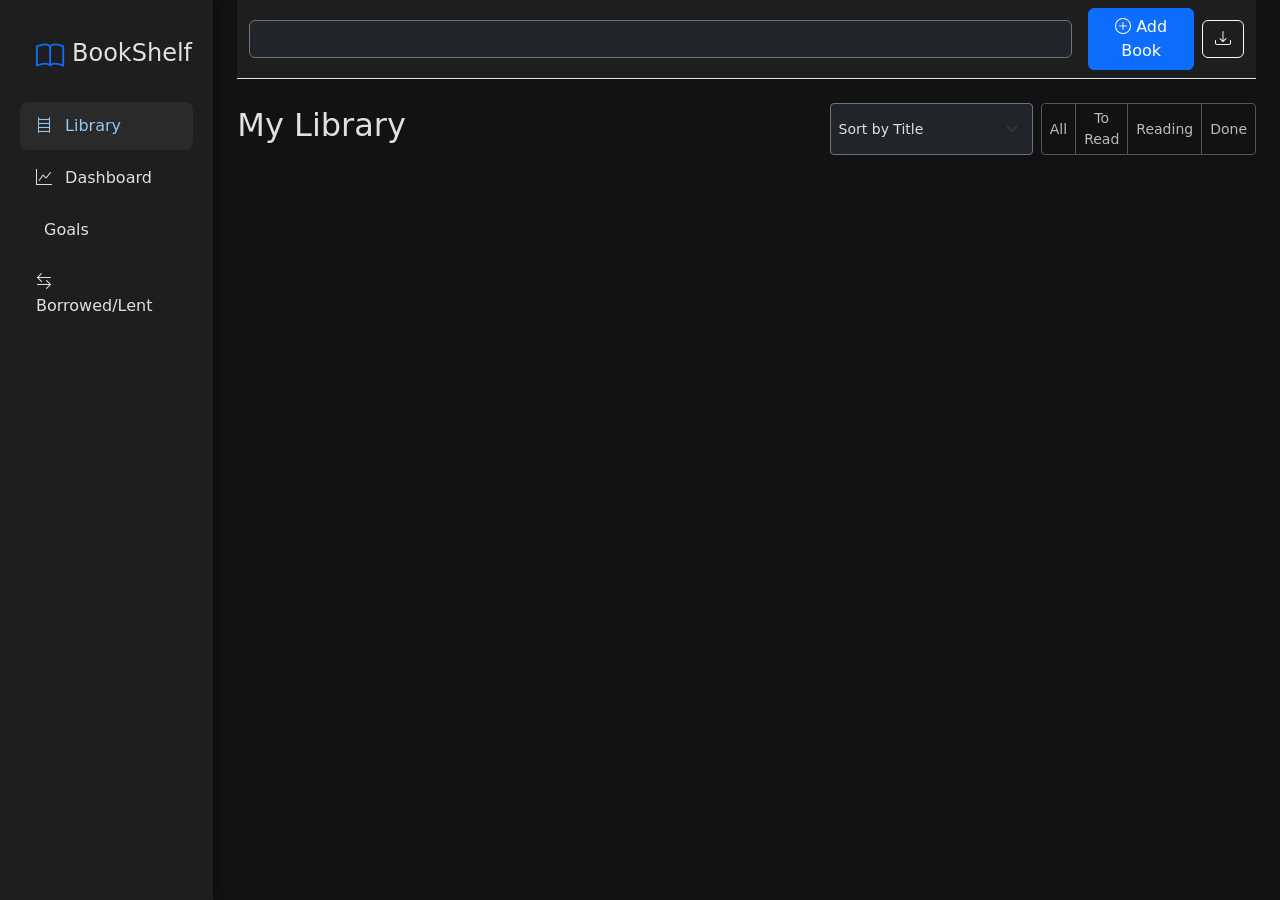
<file: Reading_Tracker/index.html>
<!doctype html>
<html lang="en">
  <head>
    <meta charset="UTF-8" />
    <meta name="viewport" content="width=device-width, initial-scale=1.0" />
    <title>BookShelf - Personal Library</title>
    <link
      href="https://cdn.jsdelivr.net/npm/bootstrap@5.3.3/dist/css/bootstrap.min.css"
      rel="stylesheet"
    />
    <link
      href="https://cdn.jsdelivr.net/npm/bootstrap-icons@1.11.3/font/bootstrap-icons.min.css"
      rel="stylesheet"
    />
    <link rel="stylesheet" href="styles.css" />
  </head>
  <body class="dark-mode">
    <div class="container-fluid">
      <div class="row">
        <!-- Sidebar -->
        <nav id="sidebar" class="col-md-3 col-lg-2 d-md-block sidebar collapse">
          <div class="position-sticky pt-3">
            <div class="d-flex align-items-center px-3 mb-4">
              <i class="bi bi-book me-2 fs-3 text-primary"></i>
              <h4 class="text-light">BookShelf</h4>
            </div>
            <ul class="nav flex-column">
              <li class="nav-item">
                <a
                  href="#"
                  onclick="showSection('library')"
                  class="nav-link active"
                  id="nav-library"
                  ><i class="bi bi-bookshelf me-2"></i> Library</a
                >
              </li>
              <li class="nav-item">
                <a
                  href="#"
                  onclick="showSection('dashboard')"
                  class="nav-link"
                  id="nav-dashboard"
                  ><i class="bi bi-graph-up me-2"></i> Dashboard</a
                >
              </li>
              <li class="nav-item">
                <a
                  href="#"
                  onclick="showSection('goals')"
                  class="nav-link"
                  id="nav-goals"
                  ><i class="bi bi-target me-2"></i> Goals</a
                >
              </li>
              <li class="nav-item">
                <a
                  href="#"
                  onclick="showSection('borrowed')"
                  class="nav-link"
                  id="nav-borrowed"
                  ><i class="bi bi-arrow-left-right me-2"></i> Borrowed/Lent</a
                >
              </li>
            </ul>
          </div>
        </nav>

        <!-- Main Content -->
        <main class="col-md-9 ms-sm-auto col-lg-10 px-md-4">
          <nav class="navbar navbar-dark border-bottom">
            <div class="container-fluid">
              <button
                class="navbar-toggler d-md-none"
                type="button"
                data-bs-toggle="collapse"
                data-bs-target="#sidebar"
              >
                <span class="navbar-toggler-icon"></span>
              </button>
              <div class="d-flex align-items-center w-100">
                <input
                  type="text"
                  id="searchInput"
                  class="form-control me-3 bg-dark text-light border-secondary"
                  placeholder="Search books..."
                  onkeyup="filterBooks()"
                />
                <button
                  class="btn btn-primary me-2"
                  data-bs-toggle="modal"
                  data-bs-target="#bookModal"
                  onclick="resetBookForm()"
                >
                  <i class="bi bi-plus-circle"></i> Add Book
                </button>
                <button class="btn btn-outline-light" onclick="exportLibrary()">
                  <i class="bi bi-download"></i>
                </button>
              </div>
            </div>
          </nav>

          <!-- Library Section -->
          <div id="library-section" class="section">
            <div
              class="d-flex justify-content-between align-items-center pt-4 pb-3"
            >
              <h2 class="text-light">My Library</h2>
              <div class="d-flex gap-2">
                <select
                  id="sortSelect"
                  class="form-select form-select-sm bg-dark text-light border-secondary"
                  onchange="filterBooks()"
                >
                  <option value="title">Sort by Title</option>
                  <option value="author">Sort by Author</option>
                  <option value="date">Sort by Date Added</option>
                  <option value="status">Sort by Status</option>
                </select>
                <div class="btn-group">
                  <button
                    class="btn btn-outline-secondary btn-sm"
                    onclick="filterByStatus('all')"
                  >
                    All
                  </button>
                  <button
                    class="btn btn-outline-secondary btn-sm"
                    onclick="filterByStatus('To Read')"
                  >
                    To Read
                  </button>
                  <button
                    class="btn btn-outline-secondary btn-sm"
                    onclick="filterByStatus('Currently Reading')"
                  >
                    Reading
                  </button>
                  <button
                    class="btn btn-outline-secondary btn-sm"
                    onclick="filterByStatus('Completed')"
                  >
                    Done
                  </button>
                </div>
              </div>
            </div>
            <div class="row" id="booksGrid"></div>
          </div>

          <!-- Dashboard, Goals, Borrowed sections remain similar but styled for dark -->
          <div id="dashboard-section" class="section d-none">
            <h2 class="text-light pt-4">Dashboard</h2>
            <div class="row mt-4 g-3">
              <div class="col-md-4">
                <div class="card bg-dark text-light">
                  <div class="card-body text-center">
                    <h5>Books Read</h5>
                    <h2 id="booksReadCount" class="text-success">0</h2>
                  </div>
                </div>
              </div>
              <div class="col-md-4">
                <div class="card bg-dark text-light">
                  <div class="card-body text-center">
                    <h5>Currently Reading</h5>
                    <h2 id="currentReadingCount" class="text-primary">0</h2>
                  </div>
                </div>
              </div>
              <div class="col-md-4">
                <div class="card bg-dark text-light">
                  <div class="card-body text-center">
                    <h5>Total Books</h5>
                    <h2 id="totalBooksCount" class="text-info">0</h2>
                  </div>
                </div>
              </div>
            </div>
            <div class="card bg-dark text-light mt-4">
              <div class="card-body">
                <h5>Yearly Goal Progress</h5>
                <div class="progress mb-3" style="height: 28px">
                  <div
                    id="goalProgressBar"
                    class="progress-bar bg-success"
                    style="width: 0%"
                  >
                    0%
                  </div>
                </div>
                <div class="d-flex justify-content-between">
                  <span id="goalProgressText">0 / 20</span>
                  <span id="goalYear">2026</span>
                </div>
              </div>
            </div>
          </div>

          <div id="goals-section" class="section d-none">
            <h2 class="text-light pt-4">Reading Goals</h2>
            <div class="card bg-dark text-light mt-4">
              <div class="card-body">
                <h5>Set Yearly Goal</h5>
                <div class="input-group">
                  <input
                    type="number"
                    id="yearlyGoalInput"
                    class="form-control bg-dark text-light"
                    value="20"
                  />
                  <button class="btn btn-primary" onclick="setYearlyGoal()">
                    Save
                  </button>
                </div>
                <div id="goalsStats" class="mt-4"></div>
              </div>
            </div>
          </div>

          <div id="borrowed-section" class="section d-none">
            <h2 class="text-light pt-4">Borrowed &amp; Lent</h2>
            <div class="row mt-4 g-4">
              <div class="col-md-6">
                <h5 class="text-light">Borrowed</h5>
                <div id="borrowedList" class="list-group"></div>
              </div>
              <div class="col-md-6">
                <h5 class="text-light">Lent</h5>
                <div id="lentList" class="list-group"></div>
              </div>
            </div>
          </div>
        </main>
      </div>
    </div>

    <!-- Book Modal -->
    <div class="modal fade" id="bookModal" tabindex="-1">
      <div class="modal-dialog">
        <div class="modal-content bg-dark text-light">
          <div class="modal-header border-secondary">
            <h5 class="modal-title" id="modalTitle">Add Book</h5>
            <button
              type="button"
              class="btn-close btn-close-white"
              data-bs-dismiss="modal"
            ></button>
          </div>
          <div class="modal-body">
            <form id="bookForm">
              <input type="hidden" id="bookId" />
              <div class="mb-3">
                <label>Title</label>
                <input
                  type="text"
                  class="form-control bg-dark text-light"
                  id="bookTitle"
                  required
                />
              </div>
              <div class="mb-3">
                <label>Author</label>
                <input
                  type="text"
                  class="form-control bg-dark text-light"
                  id="bookAuthor"
                  required
                />
              </div>
              <div class="row">
                <div class="col-md-6 mb-3">
                  <label>Genre</label>
                  <select class="form-select bg-dark text-light" id="bookGenre">
                    <option value="Fiction">Fiction</option>
                    <option value="Non-Fiction">Non-Fiction</option>
                    <option value="Mystery">Mystery</option>
                    <option value="Sci-Fi">Sci-Fi</option>
                    <option value="Fantasy">Fantasy</option>
                    <option value="Biography">Biography</option>
                  </select>
                </div>
                <div class="col-md-6 mb-3">
                  <label>Status</label>
                  <select
                    class="form-select bg-dark text-light"
                    id="bookStatus"
                  >
                    <option value="To Read">To Read</option>
                    <option value="Currently Reading">Currently Reading</option>
                    <option value="Completed">Completed</option>
                  </select>
                </div>
              </div>
              <div class="row">
                <div class="col-md-6 mb-3">
                  <label>Ownership</label>
                  <select
                    class="form-select bg-dark text-light"
                    id="bookOwnership"
                  >
                    <option value="Owned">Owned</option>
                    <option value="Borrowed">Borrowed</option>
                    <option value="Lent">Lent</option>
                  </select>
                </div>
                <div class="col-md-6 mb-3">
                  <label>Person</label>
                  <input
                    type="text"
                    class="form-control bg-dark text-light"
                    id="bookPerson"
                    placeholder="Name"
                  />
                </div>
              </div>
              <div class="mb-3">
                <label>Rating (if completed)</label>
                <select class="form-select bg-dark text-light" id="bookRating">
                  <option value="0">No Rating</option>
                  <option value="5">★★★★★</option>
                  <option value="4">★★★★</option>
                  <option value="3">★★★</option>
                  <option value="2">★★</option>
                  <option value="1">★</option>
                </select>
              </div>
              <div class="mb-3">
                <label>Notes</label>
                <textarea
                  class="form-control bg-dark text-light"
                  id="bookNotes"
                  rows="3"
                ></textarea>
              </div>
            </form>
          </div>
          <div class="modal-footer border-secondary">
            <button
              type="button"
              class="btn btn-secondary"
              data-bs-dismiss="modal"
            >
              Cancel
            </button>
            <button type="button" class="btn btn-primary" onclick="saveBook()">
              Save
            </button>
          </div>
        </div>
      </div>
    </div>

    <script src="https://cdn.jsdelivr.net/npm/bootstrap@5.3.3/dist/js/bootstrap.bundle.min.js"></script>
    <script src="script.js"></script>
  </body>
</html>
</file>
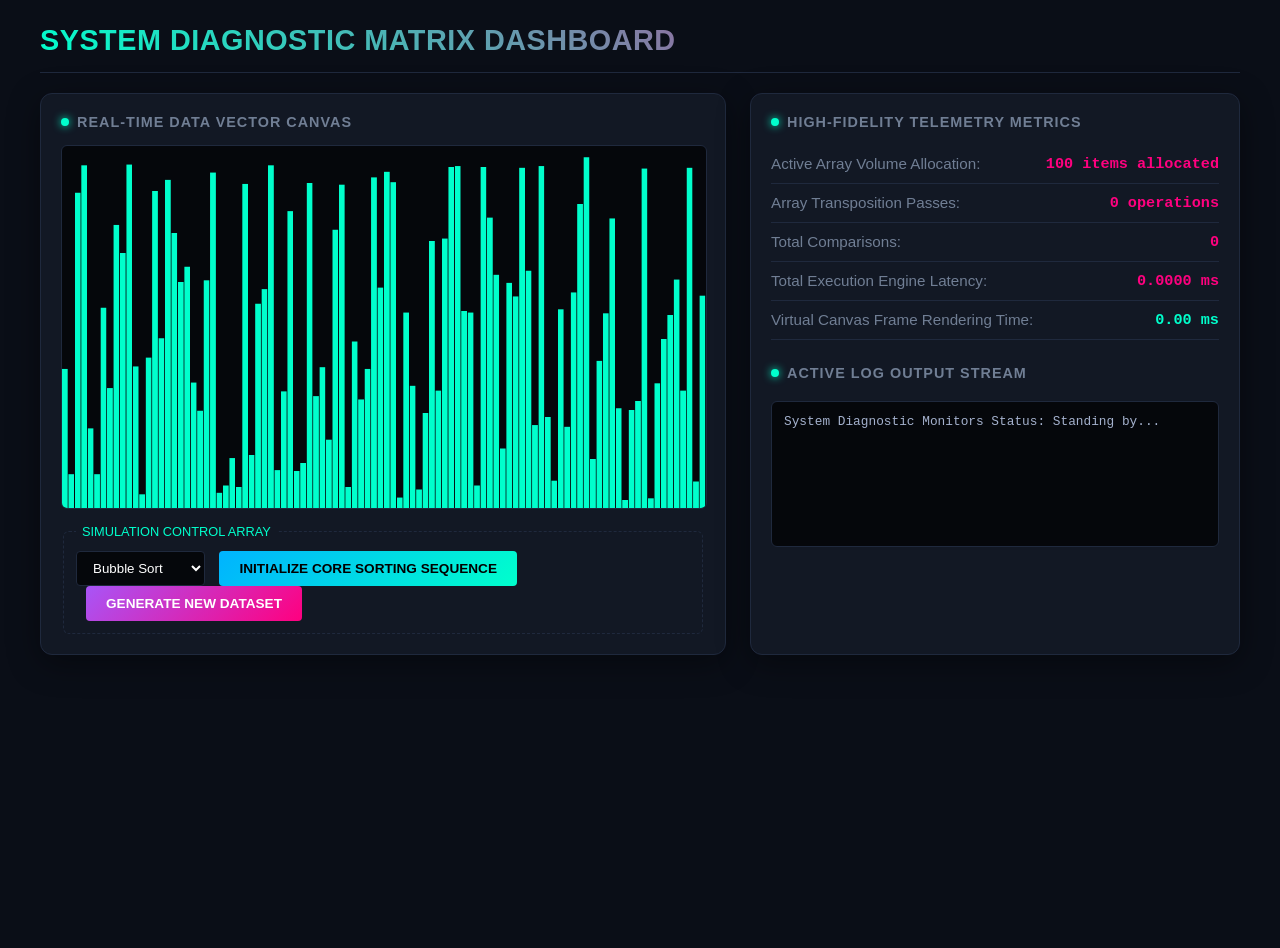
<file: public/advanced-analytics-canvas/index.html>
<!DOCTYPE html>
<html lang="en">

<head>
    <meta charset="UTF-8">
    <meta name="viewport" content="width=device-width, initial-scale=1.0">
    <title>Advanced Algorithmic Canvas & Memory-Profile Analytics</title>
    <style>
        :root {
            --bg-base: #0a0e17;
            --bg-panel: #121824;
            --border-glow: #1f293d;
            --accent-neon: #00ffcc;
            --accent-pink: #ff007f;
            --text-bright: #ffffff;
            --text-dim: #707e94;
        }

        body {
            background-color: var(--bg-base);
            color: var(--text-bright);
            font-family: -apple-system, BlinkMacSystemFont, "Segoe UI", Roboto, sans-serif;
            margin: 0;
            padding: 24px;
            display: flex;
            flex-direction: column;
            align-items: center;
            min-height: 100vh;
        }

        .dashboard-header {
            width: 100%;
            max-width: 1200px;
            margin-bottom: 20px;
            border-bottom: 1px solid var(--border-glow);
            padding-bottom: 15px;
        }

        .dashboard-header h2 {
            margin: 0;
            font-size: 1.8rem;
            letter-spacing: 0.5px;
            text-transform: uppercase;
            background: linear-gradient(45deg, var(--accent-neon), var(--accent-pink));
            background-clip: text;
            -webkit-background-clip: text;
            -webkit-text-fill-color: transparent;
        }

        .grid-container {
            display: grid;
            grid-template-columns: 1fr;
            gap: 24px;
            width: 100%;
            max-width: 1200px;
        }

        @media (min-width: 900px) {
            .grid-container {
                grid-template-columns: 7fr 5fr;
            }
        }

        .panel-card {
            background-color: var(--bg-panel);
            border: 1px solid var(--border-glow);
            border-radius: 12px;
            padding: 20px;
            box-shadow: 0 8px 32px rgba(0, 0, 0, 0.4);
            display: flex;
            flex-direction: column;
        }

        .panel-title {
            font-size: 0.9rem;
            font-weight: 700;
            text-transform: uppercase;
            letter-spacing: 1px;
            color: var(--text-dim);
            margin-bottom: 15px;
            display: flex;
            align-items: center;
            gap: 8px;
        }

        .panel-title::before {
            content: '';
            width: 8px;
            height: 8px;
            background: var(--accent-neon);
            border-radius: 50%;
            box-shadow: 0 0 8px var(--accent-neon);
        }

        canvas {
            background-color: #05070b;
            border: 1px solid var(--border-glow);
            border-radius: 6px;
            width: 100%;
            height: auto;
            aspect-ratio: 16 / 9;
        }

        .control-fieldset {
            border: 1px dashed var(--border-glow);
            border-radius: 6px;
            margin-top: 15px;
            padding: 12px;
        }

        legend {
            color: var(--accent-neon);
            font-size: 0.8rem;
            padding: 0 6px;
            text-transform: uppercase;
        }

        .btn-primary {
            background: linear-gradient(135deg, #00b3ff, #00ffcc);
            border: none;
            color: #000;
            font-weight: bold;
            padding: 10px 20px;
            border-radius: 4px;
            cursor: pointer;
            text-transform: uppercase;
            font-size: 0.85rem;
            transition: transform 0.1s, box-shadow 0.2s;
        }

        .btn-primary:hover {
            transform: translateY(-1px);
            box-shadow: 0 0 12px rgba(0, 255, 204, 0.4);
        }

        .telemetry-row {
            display: flex;
            justify-content: space-between;
            padding: 10px 0;
            border-bottom: 1px solid var(--border-glow);
            font-size: 0.95rem;
        }

        .telemetry-row:last-child {
            border-bottom: none;
        }

        .telemetry-label {
            color: var(--text-dim);
        }

        .telemetry-value {
            font-family: monospace;
            font-weight: bold;
            color: var(--accent-pink);
        }

        .neon-text-cyan {
            color: var(--accent-neon) !important;
        }
        #algorithmSelect {
            background: #05070b;
            color: white;
            border: 1px solid var(--border-glow);
            padding: 8px 12px;
            border-radius: 4px;
            margin-right: 10px;
        }

        .btn-generate {
            background: linear-gradient(135deg, #a855f7, #ff007f);
            border: none;
            color: #fff;
            font-weight: bold;
            padding: 10px 20px;
            border-radius: 4px;
            cursor: pointer;
            text-transform: uppercase;
            font-size: 0.85rem;
            margin-left: 10px;
            transition: transform 0.1s, box-shadow 0.2s;
        }

        .btn-generate:hover {
            transform: translateY(-1px);
            box-shadow: 0 0 12px rgba(168, 85, 247, 0.4);
        }

        .btn-primary:disabled,
        .btn-generate:disabled,
        #algorithmSelect:disabled {
            opacity: 0.5;
            cursor: not-allowed;
            transform: none;
            box-shadow: none;
        }

        #terminal-log {
            background-color: #05070b;
            border: 1px solid var(--border-glow);
            color: #a4b1cd;
            font-family: monospace;
            font-size: 0.8rem;
            padding: 12px;
            border-radius: 6px;
            height: 120px;
            overflow-y: auto;
            margin-top: 15px;
            white-space: pre-wrap;
        }
    </style>
</head>

<body>

    <div class="dashboard-header">
        <h2>System Diagnostic Matrix Dashboard</h2>
    </div>

    <div class="grid-container">
        <div class="panel-card">
            <div class="panel-title">Real-Time Data Vector Canvas</div>
            <canvas id="algo-canvas" width="800" height="450"></canvas>

            <fieldset class="control-fieldset">
                <legend>Simulation Control Array</legend>
                <select id="algorithmSelect">
                    <option value="bubble">Bubble Sort</option>
                    <option value="selection">Selection Sort</option>
                    <option value="insertion">Insertion Sort</option>
                    <option value="quick">Quick Sort</option>
                    <option value="merge">Merge Sort</option>
                </select>
                <button id="trigger-sort-btn" class="btn-primary">Initialize Core Sorting Sequence</button>
                <button id="generate-dataset-btn" class="btn-generate">Generate New Dataset</button>
            </fieldset>
        </div>

        <div class="panel-card">
            <div class="panel-title">High-Fidelity Telemetry Metrics</div>

            <div class="telemetry-row">
                <span class="telemetry-label">Active Array Volume Allocation:</span>
                <span id="metric-size" class="telemetry-value">0 entries</span>
            </div>

            <div class="telemetry-row">
                <span class="telemetry-label">Array Transposition Passes:</span>
                <span id="metric-passes" class="telemetry-value">0 operations</span>
            </div>
            <div class="telemetry-row">
                <span class="telemetry-label">
                    Total Comparisons:
                </span>

                <span
                id="metric-comparisons"
                class="telemetry-value">
                0
                </span>
            </div>
            <div class="telemetry-row">
                <span class="telemetry-label">Total Execution Engine Latency:</span>
                <span id="metric-time" class="telemetry-value">0.0000 ms</span>
            </div>
            <div class="telemetry-row">
                <span class="telemetry-label">Virtual Canvas Frame Rendering Time:</span>
                <span id="metric-fps-time" class="telemetry-value neon-text-cyan">0.00 ms</span>
            </div>

            <div class="panel-title" style="margin-top: 25px; margin-bottom: 5px;">Active Log Output Stream</div>
            <pre id="terminal-log">System Diagnostic Monitors Status: Standing by...</pre>
        </div>
    </div>

    <script type="module" src="app.js"></script>
</body>

</html>
</file>
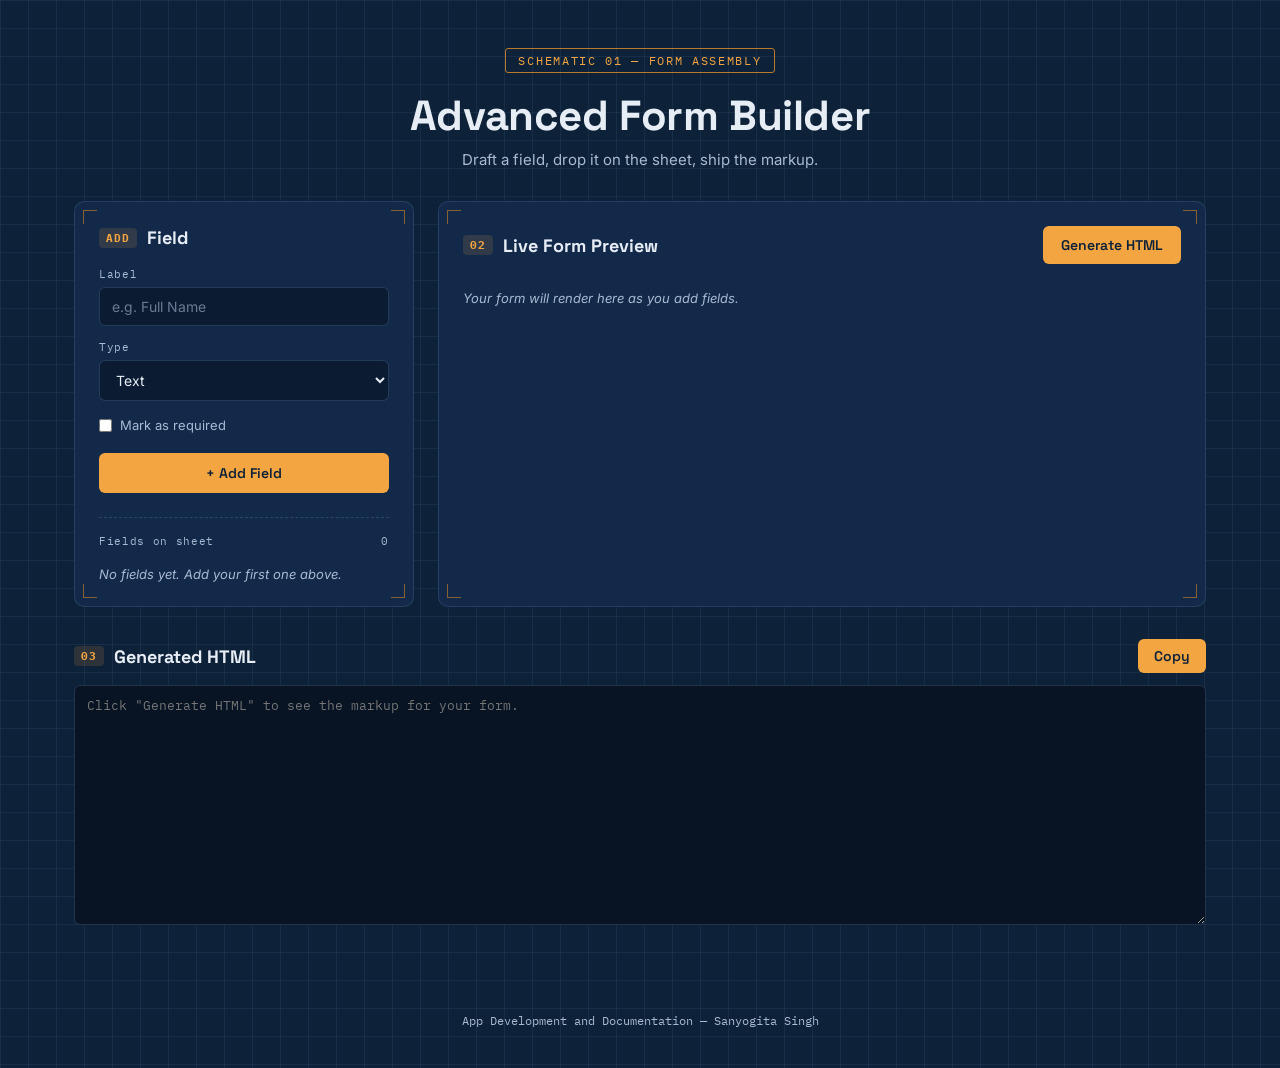
<file: public/AdvancedFormBuilder/index.html>
<!doctype html>
<html lang="en">
<head>
<meta charset="UTF-8">
<meta name="viewport" content="width=device-width, initial-scale=1.0">
<title>Advanced Form Builder</title>
<link rel="preconnect" href="https://fonts.googleapis.com">
<link rel="preconnect" href="https://fonts.gstatic.com" crossorigin>
<link href="https://fonts.googleapis.com/css2?family=Space+Grotesk:wght@500;600;700&family=IBM+Plex+Mono:wght@400;500;600&family=Inter:wght@400;500;600&display=swap" rel="stylesheet">
<link rel="stylesheet" href="style.css">
</head>
<body>

<header class="site-header">
  <span class="eyebrow">SCHEMATIC 01 &mdash; FORM ASSEMBLY</span>
  <h1>Advanced Form Builder</h1>
  <p class="subtitle">Draft a field, drop it on the sheet, ship the markup.</p>
</header>

<main class="container">

  <!-- Builder Panel -->
  <section class="panel builder">
    <div class="panel-corner tl"></div>
    <div class="panel-corner tr"></div>
    <div class="panel-corner bl"></div>
    <div class="panel-corner br"></div>

    <h2><span class="tag">ADD</span> Field</h2>

    <label class="field-label" for="labelInput">Label</label>
    <input type="text" id="labelInput" placeholder="e.g. Full Name">

    <label class="field-label" for="typeInput">Type</label>
    <select id="typeInput">
      <option value="text">Text</option>
      <option value="email">Email</option>
      <option value="number">Number</option>
      <option value="select">Select</option>
      <option value="checkbox">Checkbox</option>
    </select>

    <div id="optionsGroup" class="options-group">
      <label class="field-label" for="optionsInput">Options</label>
      <input type="text" id="optionsInput" placeholder="comma, separated, values">
    </div>

    <label class="required-row" for="requiredInput">
      <input type="checkbox" id="requiredInput">
      <span>Mark as required</span>
    </label>

    <button id="addField" type="button">+ Add Field</button>

    <div class="builder-list">
      <div class="builder-list-head">
        <span>Fields on sheet</span>
        <span id="fieldCount">0</span>
      </div>
      <ul id="fieldList" class="field-list"></ul>
      <p id="emptyState" class="empty-state">No fields yet. Add your first one above.</p>
    </div>
  </section>

  <!-- Live Preview -->
  <section class="panel preview">
    <div class="panel-corner tl"></div>
    <div class="panel-corner tr"></div>
    <div class="panel-corner bl"></div>
    <div class="panel-corner br"></div>

    <div class="panel-heading-row">
      <h2><span class="tag">02</span> Live Form Preview</h2>
      <button id="generateCode" type="button">Generate HTML</button>
    </div>

    <form id="formPreview" class="form-preview">
      <p id="previewEmpty" class="empty-state">Your form will render here as you add fields.</p>
    </form>
  </section>

</main>

<!-- Output -->
<section class="output">
  <div class="output-head">
    <h2><span class="tag">03</span> Generated HTML</h2>
    <button id="copyCode" type="button">Copy</button>
  </div>
  <textarea id="codeOutput" readonly placeholder="Click &quot;Generate HTML&quot; to see the markup for your form."></textarea>
  <span id="copyStatus" class="copy-status" aria-live="polite"></span>
</section>

<footer class="site-footer">App Development and Documentation &mdash; Sanyogita Singh</footer>

<script src="script.js"></script>
</body>
</html>
</file>
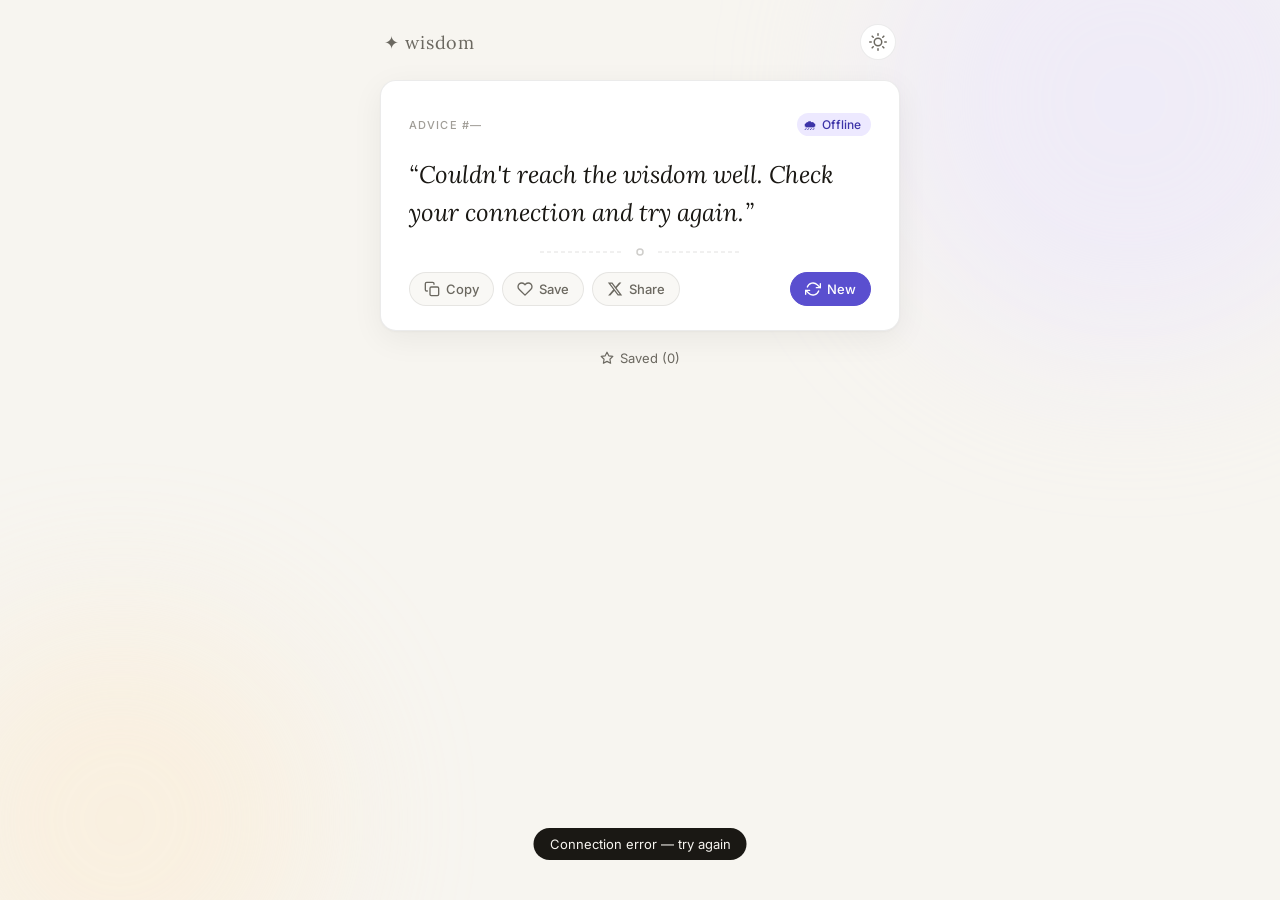
<file: public/advice-generator/index.html>
<!doctype html>
<html lang="en">
  <head>
    <meta charset="UTF-8" />
    <meta name="viewport" content="width=device-width, initial-scale=1.0" />
    <title>Advice — Daily Wisdom</title>
    <link rel="preconnect" href="https://fonts.googleapis.com" />
    <link rel="preconnect" href="https://fonts.gstatic.com" crossorigin />
    <link href="https://fonts.googleapis.com/css2?family=Lora:ital,wght@0,400;0,600;1,400&family=Inter:wght@400;500&display=swap" rel="stylesheet" />
    <link rel="stylesheet" href="styles.css" />
  </head>
  <body>
    <div class="bg-orb orb-1"></div>
    <div class="bg-orb orb-2"></div>

    <div class="layout">
      <header class="site-header">
        <span class="site-logo">✦ wisdom</span>
        <button id="themeToggleBtn" class="icon-btn" title="Toggle theme" aria-label="Toggle dark mode">
          <svg viewBox="0 0 24 24" width="18" height="18" fill="none" stroke="currentColor" stroke-width="2" stroke-linecap="round" stroke-linejoin="round">
            <circle cx="12" cy="12" r="5"/>
            <line x1="12" y1="1" x2="12" y2="3"/>
            <line x1="12" y1="21" x2="12" y2="23"/>
            <line x1="4.22" y1="4.22" x2="5.64" y2="5.64"/>
            <line x1="18.36" y1="18.36" x2="19.78" y2="19.78"/>
            <line x1="1" y1="12" x2="3" y2="12"/>
            <line x1="21" y1="12" x2="23" y2="12"/>
            <line x1="4.22" y1="19.78" x2="5.64" y2="18.36"/>
            <line x1="18.36" y1="5.64" x2="19.78" y2="4.22"/>
          </svg>
        </button>
      </header>

      <main class="card-wrap">
        <div class="advice-card" id="adviceCard">
          <div class="card-top">
            <span class="slip-label">Advice <span id="adviceId">#—</span></span>
            <div class="mood-badge" id="moodBadge">
              <span id="moodEmoji">✨</span>
              <span id="moodLabel">Loading...</span>
            </div>
          </div>

          <blockquote class="advice-text" id="adviceText">
            Loading a fresh piece of wisdom for you…
          </blockquote>

          <div class="divider">
            <svg viewBox="0 0 200 8" width="200" height="8">
              <line x1="0" y1="4" x2="82" y2="4" stroke="currentColor" stroke-width="1" stroke-dasharray="4 3" opacity="0.3"/>
              <circle cx="100" cy="4" r="3" fill="none" stroke="currentColor" stroke-width="1.5" opacity="0.5"/>
              <line x1="118" y1="4" x2="200" y2="4" stroke="currentColor" stroke-width="1" stroke-dasharray="4 3" opacity="0.3"/>
            </svg>
          </div>

          <div class="card-actions">
            <button id="copyBtn" class="action-btn" title="Copy to clipboard" aria-label="Copy advice">
              <svg viewBox="0 0 24 24" width="16" height="16" fill="none" stroke="currentColor" stroke-width="2" stroke-linecap="round" stroke-linejoin="round"><rect x="9" y="9" width="13" height="13" rx="2"/><path d="M5 15H4a2 2 0 0 1-2-2V4a2 2 0 0 1 2-2h9a2 2 0 0 1 2 2v1"/></svg>
              <span>Copy</span>
            </button>

            <button id="favoriteBtn" class="action-btn" title="Save to favorites" aria-label="Save favorite">
              <svg id="heartIcon" viewBox="0 0 24 24" width="16" height="16" fill="none" stroke="currentColor" stroke-width="2" stroke-linecap="round" stroke-linejoin="round"><path d="M20.84 4.61a5.5 5.5 0 0 0-7.78 0L12 5.67l-1.06-1.06a5.5 5.5 0 0 0-7.78 7.78l1.06 1.06L12 21.23l7.78-7.78 1.06-1.06a5.5 5.5 0 0 0 0-7.78z"/></svg>
              <span>Save</span>
            </button>

            <a id="tweetBtn" class="action-btn tweet-btn" href="#" target="_blank" rel="noopener noreferrer" title="Share on X" aria-label="Share on X / Twitter">
              <svg viewBox="0 0 24 24" width="16" height="16" fill="currentColor"><path d="M18.244 2.25h3.308l-7.227 8.26 8.502 11.24H16.17l-5.214-6.817L4.99 21.75H1.68l7.73-8.835L1.254 2.25H8.08l4.713 6.231zm-1.161 17.52h1.833L7.084 4.126H5.117z"/></svg>
              <span>Share</span>
            </a>

            <button id="rollBtn" class="action-btn roll-btn" title="New advice" aria-label="Get new advice">
              <svg id="rollIcon" viewBox="0 0 24 24" width="16" height="16" fill="none" stroke="currentColor" stroke-width="2" stroke-linecap="round" stroke-linejoin="round">
                <polyline points="23 4 23 10 17 10"/><polyline points="1 20 1 14 7 14"/>
                <path d="M3.51 9a9 9 0 0 1 14.85-3.36L23 10M1 14l4.64 4.36A9 9 0 0 0 20.49 15"/>
              </svg>
              <span>New</span>
            </button>
          </div>
        </div>

        <div class="view-toggle-row">
          <button id="viewFavoritesBtn" class="ghost-btn" aria-expanded="false">
            <svg viewBox="0 0 24 24" width="14" height="14" fill="none" stroke="currentColor" stroke-width="2" stroke-linecap="round" stroke-linejoin="round"><polygon points="12 2 15.09 8.26 22 9.27 17 14.14 18.18 21.02 12 17.77 5.82 21.02 7 14.14 2 9.27 8.91 8.26 12 2"/></svg>
            <span id="favBtnLabel">Saved (0)</span>
          </button>
        </div>

        <section class="favorites-panel" id="favoritesPanel" aria-hidden="true">
          <div class="fav-header">
            <h2>Saved advice</h2>
            <button id="clearFavoritesBtn" class="ghost-btn danger-btn">Clear all</button>
          </div>
          <ul id="favoritesList" class="fav-list"></ul>
          <p class="fav-empty" id="favEmpty">Nothing saved yet. Hit Save on any advice you want to keep.</p>
        </section>
      </main>

      <div class="history-strip" id="historyStrip" aria-label="Recent history"></div>
    </div>

    <div id="toast" class="toast" role="status" aria-live="polite"></div>
    <script src="script.js"></script>
  </body>
</html>
</file>
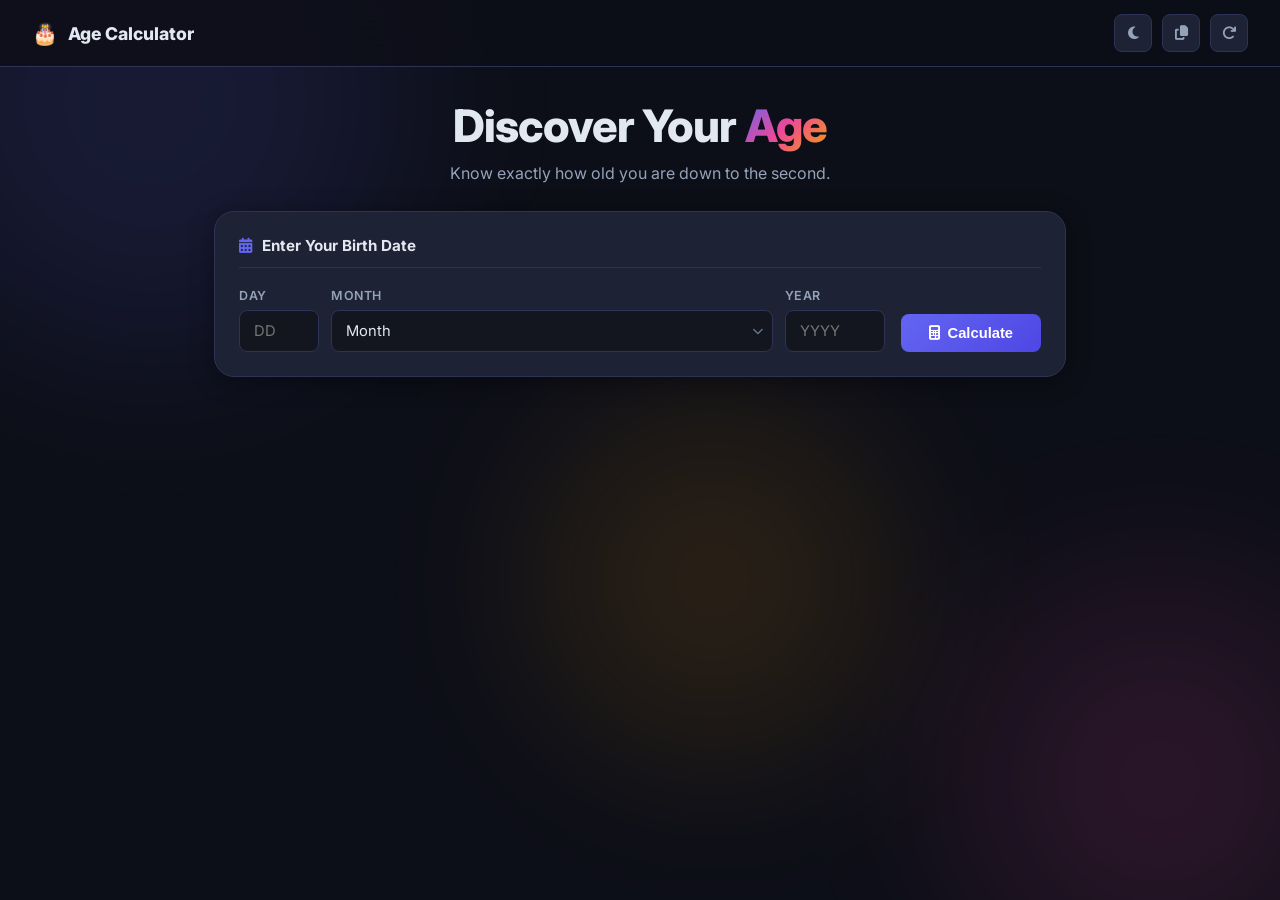
<file: public/age-calculator/index.html>
<!DOCTYPE html>
<html lang="en">
<head>
  <meta charset="UTF-8" />
  <meta name="viewport" content="width=device-width, initial-scale=1.0"/>
  <title>Age Calculator | Know Your Age in Detail</title>
  <link rel="stylesheet" href="style.css" />
  <link rel="stylesheet" href="https://cdnjs.cloudflare.com/ajax/libs/font-awesome/6.5.0/css/all.min.css"/>
  <link href="https://fonts.googleapis.com/css2?family=Inter:wght@300;400;500;600;700;800&display=swap" rel="stylesheet"/>
</head>
<body>

  <!-- Background -->
  <div class="bg-animation">
    <div class="bg-circle c1"></div>
    <div class="bg-circle c2"></div>
    <div class="bg-circle c3"></div>
  </div>

  <!-- Navbar -->
  <nav class="navbar">
    <div class="nav-brand">
      <span class="brand-icon">🎂</span>
      <span>Age Calculator</span>
    </div>
    <div class="nav-actions">
      <button class="btn-icon" id="themeToggle" title="Toggle Theme">
        <i class="fas fa-moon"></i>
      </button>
      <button class="btn-icon" id="copyBtn" title="Copy Result">
        <i class="fas fa-copy"></i>
      </button>
      <button class="btn-icon" id="resetBtn" title="Reset">
        <i class="fas fa-redo"></i>
      </button>
    </div>
  </nav>

  <main class="container">

    <!-- Hero -->
    <section class="hero">
      <h1 class="hero-title">Discover Your <span class="gradient-text">Age</span></h1>
      <p class="hero-sub">Know exactly how old you are down to the second.</p>
    </section>

    <!-- Input Card -->
    <div class="card input-card">
      <div class="card-header">
        <i class="fas fa-calendar-alt"></i>
        <h2>Enter Your Birth Date</h2>
      </div>
      <div class="input-row">
        <div class="date-input-group">
          <div class="form-group">
            <label>Day</label>
            <input type="number" id="dayInput" placeholder="DD"
              min="1" max="31"/>
          </div>
          <div class="form-group">
            <label>Month</label>
            <div class="custom-select-wrap">
              <select id="monthInput">
                <option value="">Month</option>
                <option value="1">January</option>
                <option value="2">February</option>
                <option value="3">March</option>
                <option value="4">April</option>
                <option value="5">May</option>
                <option value="6">June</option>
                <option value="7">July</option>
                <option value="8">August</option>
                <option value="9">September</option>
                <option value="10">October</option>
                <option value="11">November</option>
                <option value="12">December</option>
              </select>
            </div>
          </div>
          <div class="form-group">
            <label>Year</label>
            <input type="number" id="yearInput" placeholder="YYYY"
              min="1900" max="2024"/>
          </div>
        </div>
        <button class="btn-calculate" id="calculateBtn">
          <i class="fas fa-calculator"></i>
          <span>Calculate</span>
        </button>
      </div>
    </div>

    <!-- Results Section -->
    <div id="resultsSection" class="results-section hidden">

      <!-- Main Age Display -->
      <div class="card age-display-card">
        <div class="age-hero">
          <div class="age-avatar" id="ageAvatar">🎂</div>
          <div class="age-main">
            <div class="age-years" id="ageYears">0</div>
            <div class="age-label">Years Old</div>
          </div>
          <div class="age-signs">
            <div class="sign-item">
              <span class="sign-emoji" id="zodiacEmoji">♈</span>
              <span class="sign-label" id="zodiacSign">Aries</span>
            </div>
            <div class="sign-item">
              <span class="sign-emoji" id="chineseEmoji">🐀</span>
              <span class="sign-label" id="chineseZodiac">Rat</span>
            </div>
          </div>
        </div>

        <!-- Detailed Breakdown -->
        <div class="breakdown-grid">
          <div class="breakdown-item">
            <div class="bd-value" id="bdMonths">0</div>
            <div class="bd-label">Months</div>
          </div>
          <div class="breakdown-item">
            <div class="bd-value" id="bdWeeks">0</div>
            <div class="bd-label">Weeks</div>
          </div>
          <div class="breakdown-item">
            <div class="bd-value" id="bdDays">0</div>
            <div class="bd-label">Days</div>
          </div>
          <div class="breakdown-item">
            <div class="bd-value" id="bdHours">0</div>
            <div class="bd-label">Hours</div>
          </div>
          <div class="breakdown-item">
            <div class="bd-value" id="bdMinutes">0</div>
            <div class="bd-label">Minutes</div>
          </div>
          <div class="breakdown-item live">
            <div class="bd-value" id="bdSeconds">0</div>
            <div class="bd-label">Seconds <span class="live-dot"></span></div>
          </div>
        </div>
      </div>

      <!-- Info Row -->
      <div class="info-row">

        <!-- Birthday Info -->
        <div class="card info-card">
          <div class="card-header">
            <i class="fas fa-birthday-cake"></i>
            <h2>Birthday Info</h2>
          </div>
          <div class="info-list">
            <div class="info-item">
              <span class="info-icon">📅</span>
              <div>
                <div class="info-label">Born On</div>
                <div class="info-value" id="bornOn">—</div>
              </div>
            </div>
            <div class="info-item">
              <span class="info-icon">📆</span>
              <div>
                <div class="info-label">Day of Week</div>
                <div class="info-value" id="dayOfWeek">—</div>
              </div>
            </div>
            <div class="info-item">
              <span class="info-icon">🎉</span>
              <div>
                <div class="info-label">Next Birthday</div>
                <div class="info-value" id="nextBirthday">—</div>
              </div>
            </div>
            <div class="info-item">
              <span class="info-icon">⏳</span>
              <div>
                <div class="info-label">Days Until Birthday</div>
                <div class="info-value" id="daysUntilBirthday">—</div>
              </div>
            </div>
            <div class="info-item">
              <span class="info-icon">🌍</span>
              <div>
                <div class="info-label">Generation</div>
                <div class="info-value" id="generation">—</div>
              </div>
            </div>
          </div>
        </div>

        <!-- Next Birthday Countdown -->
        <div class="card countdown-card">
          <div class="card-header">
            <i class="fas fa-stopwatch"></i>
            <h2>Next Birthday In</h2>
          </div>
          <div class="countdown-grid">
            <div class="cd-item">
              <div class="cd-value" id="cdDays">00</div>
              <div class="cd-label">Days</div>
            </div>
            <div class="cd-sep">:</div>
            <div class="cd-item">
              <div class="cd-value" id="cdHours">00</div>
              <div class="cd-label">Hours</div>
            </div>
            <div class="cd-sep">:</div>
            <div class="cd-item">
              <div class="cd-value" id="cdMins">00</div>
              <div class="cd-label">Mins</div>
            </div>
            <div class="cd-sep">:</div>
            <div class="cd-item">
              <div class="cd-value" id="cdSecs">00</div>
              <div class="cd-label">Secs</div>
            </div>
          </div>
          <div class="birthday-wish" id="birthdayWish"></div>
        </div>

      </div>

      <!-- Fun Facts -->
      <div class="card facts-card">
        <div class="card-header">
          <i class="fas fa-heart"></i>
          <h2>Fun Facts Since You Were Born</h2>
        </div>
        <div class="facts-grid">
          <div class="fact-item">
            <div class="fact-icon">❤️</div>
            <div class="fact-value" id="heartbeats">0</div>
            <div class="fact-label">Heartbeats</div>
          </div>
          <div class="fact-item">
            <div class="fact-icon">🫁</div>
            <div class="fact-value" id="breaths">0</div>
            <div class="fact-label">Breaths</div>
          </div>
          <div class="fact-item">
            <div class="fact-icon">😴</div>
            <div class="fact-value" id="sleepHours">0</div>
            <div class="fact-label">Hours Slept</div>
          </div>
          <div class="fact-item">
            <div class="fact-icon">🍽️</div>
            <div class="fact-value" id="meals">0</div>
            <div class="fact-label">Meals Eaten</div>
          </div>
          <div class="fact-item">
            <div class="fact-icon">🌍</div>
            <div class="fact-value" id="earthTrips">0</div>
            <div class="fact-label">Earth Trips Around Sun</div>
          </div>
          <div class="fact-item">
            <div class="fact-icon">🌙</div>
            <div class="fact-value" id="moonPhases">0</div>
            <div class="fact-label">Moon Phases</div>
          </div>
        </div>
      </div>

      <!-- Milestones -->
      <div class="card milestone-card">
        <div class="card-header">
          <i class="fas fa-trophy"></i>
          <h2>Life Milestones</h2>
        </div>
        <div class="milestone-list" id="milestoneList"></div>
      </div>

      <!-- Birthday Message -->
      <div class="card message-card">
        <div class="card-header">
          <i class="fas fa-envelope-open-text"></i>
          <h2>Birthday Message</h2>
        </div>
        <div class="message-box" id="messageBox"></div>
        <div class="message-actions">
          <button class="btn-refresh-msg" id="refreshMsg">
            <i class="fas fa-sync-alt"></i> New Message
          </button>
          <button class="btn-copy-msg" id="copyMsg">
            <i class="fas fa-copy"></i> Copy
          </button>
        </div>
      </div>

    </div>

  </main>

  <!-- Toast -->
  <div class="toast" id="toast">
    <i class="toast-icon fas fa-check-circle"></i>
    <span id="toastMsg"></span>
  </div>

  <script src="script.js"></script>
</body>
</html>
</file>
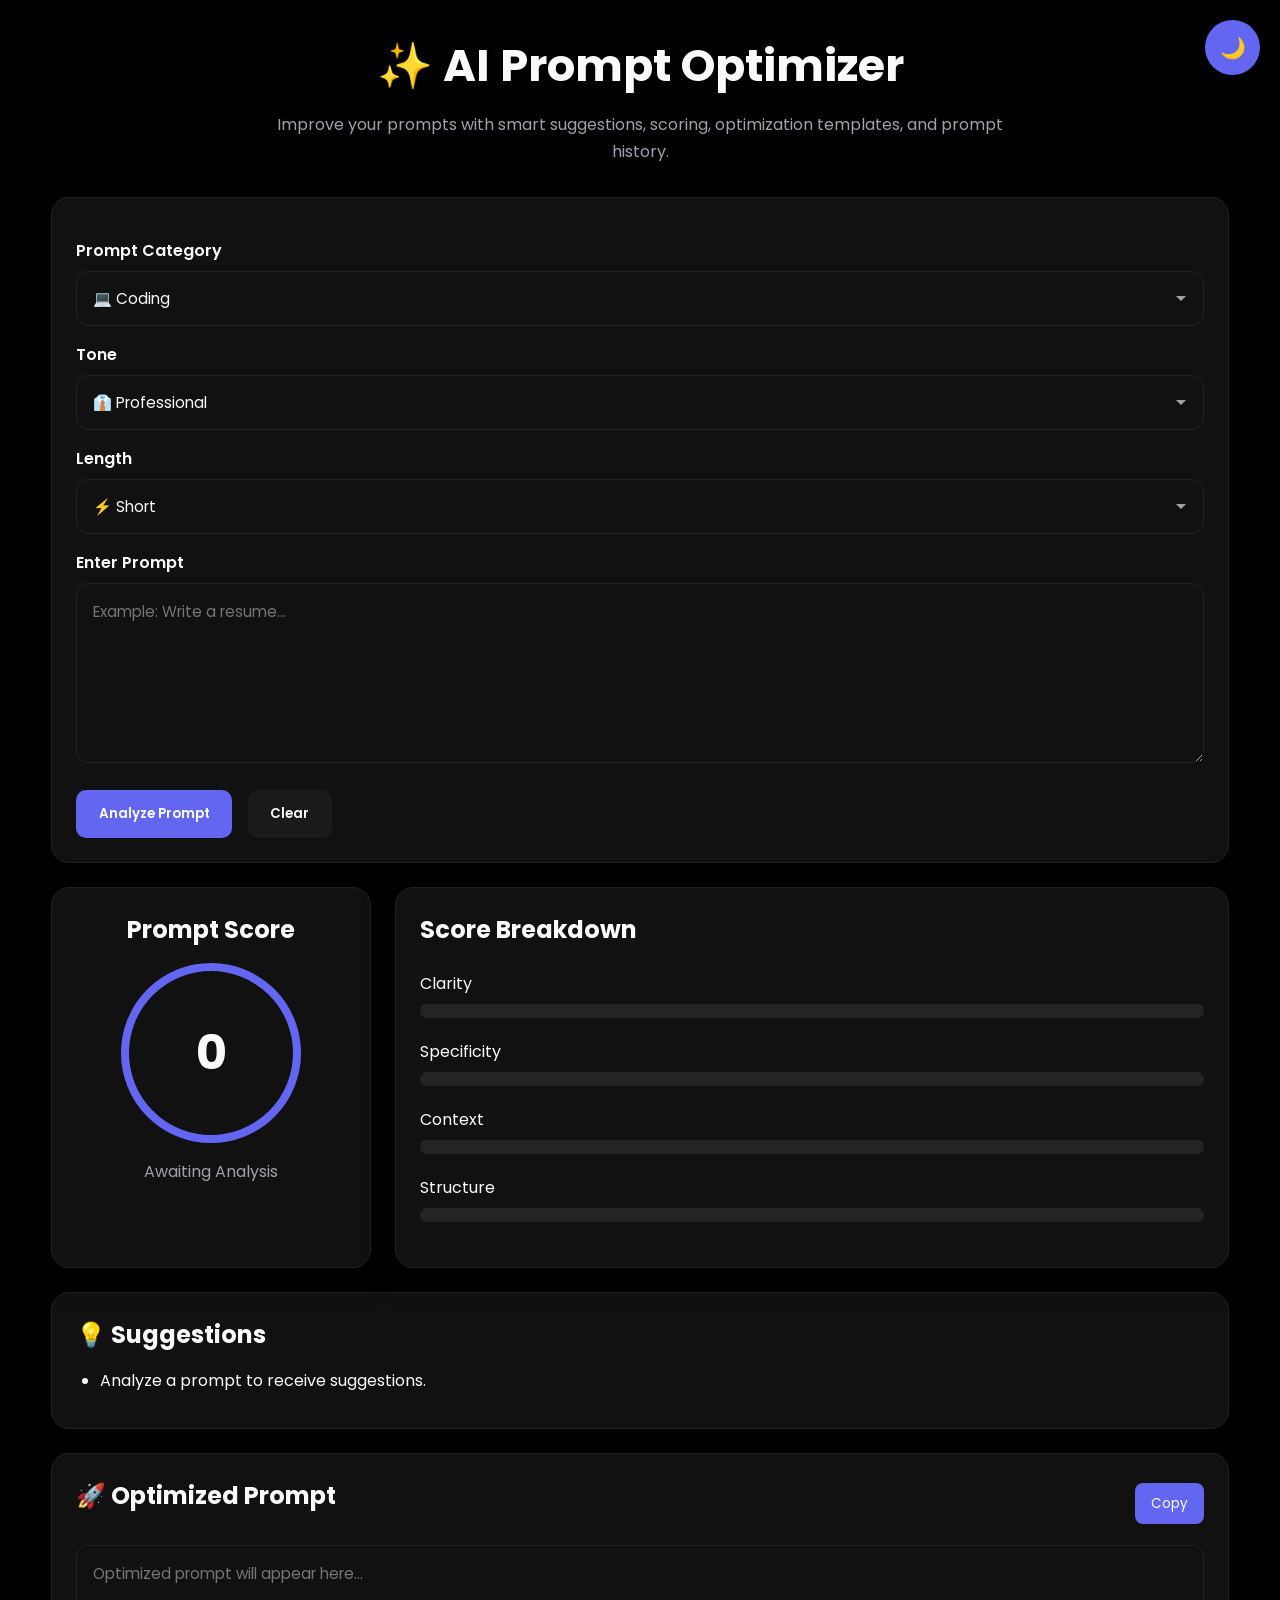
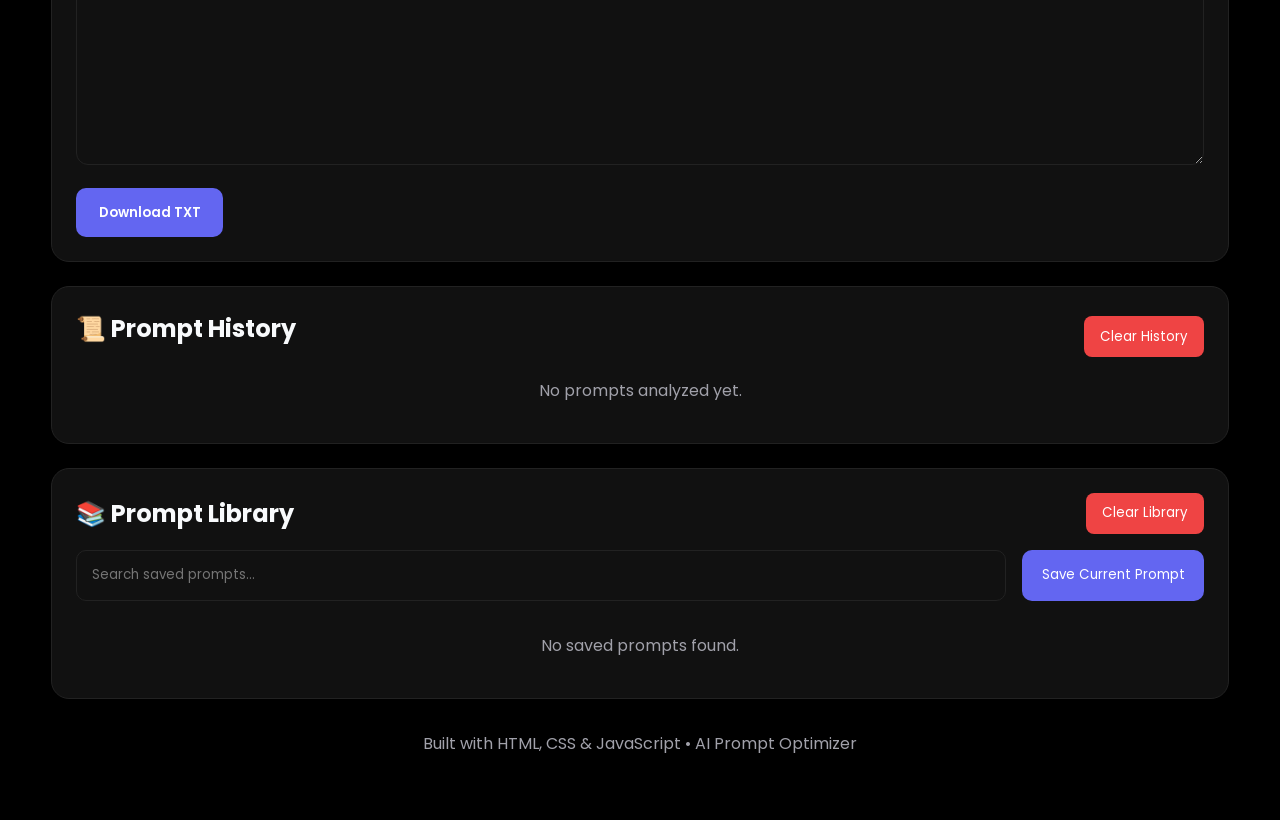
<file: public/AI-Prompt-Optimizer/index.html>
<!DOCTYPE html>
<html lang="en">
<head>
  <meta charset="UTF-8">
  <meta name="viewport" content="width=device-width, initial-scale=1.0">
  <title>AI Prompt Optimizer</title>
  <link rel="stylesheet" href="css/variables.css">
  <link rel="stylesheet" href="css/base.css">
  <link rel="stylesheet" href="css/components.css">
  <link rel="stylesheet" href="css/responsive.css">
  <link rel="preconnect" href="https://fonts.googleapis.com">
  <link rel="preconnect" href="https://fonts.gstatic.com" crossorigin>
  <link href="https://fonts.googleapis.com/css2?family=Poppins:wght@300;400;500;600;700&display=swap" rel="stylesheet">
</head>

<body>

  <button id="themeToggle" class="theme-toggle" aria-label="Toggle theme">
    🌙
  </button>

  <div class="container">

    <header>
      <h1>✨ AI Prompt Optimizer</h1>
      <p>
        Improve your prompts with smart suggestions, scoring,
        optimization templates, and prompt history.
      </p>
    </header>

    <section class="prompt-section">

      <label for="category">Prompt Category</label>

      <select id="category">
        <option value="coding">💻 Coding</option>
        <option value="writing">✍️ Writing</option>
        <option value="resume">📄 Resume</option>
        <option value="marketing">📢 Marketing</option>
        <option value="study">📚 Study</option>
      </select>

      <label for="tone">Tone</label>
      <select id="tone">
        <option value="Professional">👔 Professional</option>
        <option value="Casual">😊 Casual</option>
        <option value="Humorous">😂 Humorous</option>
      </select>

      <label for="length">Length</label>
      <select id="length">
        <option value="Short">⚡ Short</option>
        <option value="Detailed">📝 Detailed</option>
        <option value="Comprehensive">📚 Comprehensive</option>
      </select>

      <label for="promptInput">Enter Prompt</label>

      <textarea
        id="promptInput"
        placeholder="Example: Write a resume..."
      ></textarea>

      <div class="button-group">
        <button id="analyzeBtn">
          Analyze Prompt
        </button>

        <button id="clearBtn" class="secondary">
          Clear
        </button>
      </div>

    </section>

    <section class="results-section">

      <div class="score-card">

        <h2>Prompt Score</h2>

        <div class="score-circle">
          <span id="scoreValue">0</span>
        </div>

        <p id="scoreLabel">
          Awaiting Analysis
        </p>

      </div>

      <div class="breakdown-card">

        <h2>Score Breakdown</h2>

        <div class="metric">
          <span>Clarity</span>
          <div class="bar">
            <div id="clarityBar" class="fill"></div>
          </div>
        </div>

        <div class="metric">
          <span>Specificity</span>
          <div class="bar">
            <div id="specificityBar" class="fill"></div>
          </div>
        </div>

        <div class="metric">
          <span>Context</span>
          <div class="bar">
            <div id="contextBar" class="fill"></div>
          </div>
        </div>

        <div class="metric">
          <span>Structure</span>
          <div class="bar">
            <div id="structureBar" class="fill"></div>
          </div>
        </div>

      </div>

    </section>

    <section class="suggestions-section">

      <h2>💡 Suggestions</h2>

      <ul id="suggestionsList">
        <li>Analyze a prompt to receive suggestions.</li>
      </ul>

    </section>

    <section class="optimized-section">

      <div class="section-header">
        <h2>🚀 Optimized Prompt</h2>

        <button id="copyBtn" class="small-btn">
          Copy
        </button>
      </div>

      <textarea
        id="optimizedPrompt"
        readonly
        placeholder="Optimized prompt will appear here..."
      ></textarea>

      <div class="action-buttons">

        <button id="downloadBtn">
          Download TXT
        </button>

      </div>

    </section>

    <section class="history-section">

      <div class="section-header">

        <h2>📜 Prompt History</h2>

        <button id="clearHistoryBtn" class="small-btn danger">
          Clear History
        </button>

      </div>

      <div id="historyContainer">

        <div class="history-placeholder">
          No prompts analyzed yet.
        </div>

      </div>

    </section>

  
    <section class="library-section">

      <div class="section-header">
          <h2>📚 Prompt Library</h2>

          <button id="clearLibraryBtn" class="small-btn danger">
              Clear Library
          </button>
      </div>

      <div class="library-controls">

          <input
              type="text"
              id="librarySearch"
              placeholder="Search saved prompts..."
              aria-label="Search saved prompts"
          >

          <button id="savePromptBtn">
              Save Current Prompt
          </button>

      </div>

      <div id="libraryContainer">

          <div class="history-placeholder">
              No saved prompts.
          </div>

      </div>

    </section>

    <footer>
      <p>
        Built with HTML, CSS & JavaScript • AI Prompt Optimizer
      </p>
    </footer>

  </div>

  <script type="module" src="js/app.js"></script>

</body>
</html>
</file>
<file: Reading_Tracker/styles.css>
/* styles.css - Dark Mode Optimized */

body.dark-mode {
  background-color: #121212;
  color: #e0e0e0;
}

.sidebar {
  height: 100vh;
  position: fixed;
  top: 0;
  left: 0;
  z-index: 100;
  background-color: #1e1e1e;
  padding: 20px;
  box-shadow: 3px 0 10px rgba(0, 0, 0, 0.3);
  color: #e0e0e0;
}

.nav-link {
  color: #e0e0e0;
  padding: 12px 16px;
  border-radius: 8px;
  margin-bottom: 4px;
}

.nav-link:hover,
.nav-link.active {
  background-color: #2a2a2a;
  color: #90caf9;
}

.card {
  background-color: #1e1e1e;
  border: 1px solid #333;
  transition: all 0.2s ease;
}

.card:hover {
  transform: translateY(-5px);
  box-shadow: 0 10px 20px rgba(0, 0, 0, 0.4);
}

.text-light {
  color: #e0e0e0 !important;
}

.form-control,
.form-select {
  background-color: #2a2a2a;
  border: 1px solid #444;
  color: #e0e0e0;
}

.form-control:focus,
.form-select:focus {
  background-color: #2a2a2a;
  border-color: #0d6efd;
  color: #e0e0e0;
  box-shadow: 0 0 0 0.25rem rgba(13, 110, 253, 0.25);
}

.modal-content {
  background-color: #1e1e1e;
  color: #e0e0e0;
  border: 1px solid #444;
}

.btn-outline-secondary {
  color: #bbb;
  border-color: #555;
}

.btn-outline-secondary:hover {
  background-color: #333;
  color: #fff;
}

.progress {
  background-color: #333;
}

.list-group-item {
  background-color: #1e1e1e;
  border-color: #333;
  color: #e0e0e0;
}

.list-group-item:hover {
  background-color: #2a2a2a;
}

.badge {
  font-weight: 500;
}

/* Book Card Specific */
.book-card .card-footer {
  background-color: transparent;
  border-top: 1px solid #333;
}

/* Navbar */
.navbar {
  background-color: #1e1e1e;
  border-bottom: 1px solid #333;
}

/* Rating Stars */
.rating {
  color: #ffd700;
  font-size: 1.1rem;
}
</file>
<file: public/AdvancedFormBuilder/style.css>
:root {
  --ink: #0d2138;
  --ink-panel: #12294a;
  --grid-line: rgba(147, 197, 253, 0.08);
  --paper: #e7edf5;
  --paper-dim: #a9bad2;
  --accent: #f2a541;
  --accent-dim: #b97a2c;
  --danger: #e0654f;
  --mono: "IBM Plex Mono", monospace;
  --display: "Space Grotesk", sans-serif;
  --body: "Inter", sans-serif;
}

* {
  box-sizing: border-box;
}

body {
  margin: 0;
  min-height: 100vh;
  font-family: var(--body);
  color: var(--paper);
  background-color: var(--ink);
  background-image:
    linear-gradient(var(--grid-line) 1px, transparent 1px),
    linear-gradient(90deg, var(--grid-line) 1px, transparent 1px);
  background-size: 28px 28px;
}

/* ---------- Header ---------- */

.site-header {
  text-align: center;
  padding: 48px 20px 32px;
}

.eyebrow {
  display: inline-block;
  font-family: var(--mono);
  font-size: 12px;
  letter-spacing: 0.14em;
  color: var(--accent);
  border: 1px solid var(--accent-dim);
  padding: 4px 12px;
  border-radius: 3px;
  margin-bottom: 16px;
}

.site-header h1 {
  font-family: var(--display);
  font-size: clamp(28px, 5vw, 42px);
  font-weight: 700;
  margin: 0 0 8px;
  letter-spacing: -0.01em;
}

.subtitle {
  color: var(--paper-dim);
  font-size: 15px;
  margin: 0;
}

/* ---------- Layout ---------- */

.container {
  display: grid;
  grid-template-columns: minmax(280px, 340px) 1fr;
  gap: 24px;
  padding: 0 24px 24px;
  max-width: 1180px;
  margin: 0 auto;
}

@media (max-width: 820px) {
  .container {
    grid-template-columns: 1fr;
  }
}

/* ---------- Panels ---------- */

.panel {
  position: relative;
  background: var(--ink-panel);
  border: 1px solid rgba(147, 197, 253, 0.14);
  border-radius: 10px;
  padding: 24px;
}

.panel-corner {
  position: absolute;
  width: 14px;
  height: 14px;
  border: 1.5px solid var(--accent-dim);
  opacity: 0.7;
}
.panel-corner.tl { top: 8px; left: 8px; border-right: none; border-bottom: none; }
.panel-corner.tr { top: 8px; right: 8px; border-left: none; border-bottom: none; }
.panel-corner.bl { bottom: 8px; left: 8px; border-right: none; border-top: none; }
.panel-corner.br { bottom: 8px; right: 8px; border-left: none; border-top: none; }

.panel h2 {
  font-family: var(--display);
  font-size: 18px;
  margin: 0 0 18px;
  display: flex;
  align-items: center;
  gap: 10px;
}

.panel-heading-row {
  display: flex;
  align-items: center;
  justify-content: space-between;
  gap: 12px;
  margin-bottom: 18px;
  flex-wrap: wrap;
}
.panel-heading-row h2 { margin: 0; }
.panel-heading-row button { width: auto; margin: 0; padding: 10px 18px; }

.tag {
  font-family: var(--mono);
  font-size: 11px;
  letter-spacing: 0.08em;
  background: rgba(242, 165, 65, 0.14);
  color: var(--accent);
  border-radius: 4px;
  padding: 3px 7px;
}

/* ---------- Form controls (builder) ---------- */

.field-label {
  display: block;
  font-family: var(--mono);
  font-size: 11px;
  letter-spacing: 0.06em;
  color: var(--paper-dim);
  margin: 14px 0 6px;
}

input[type="text"],
select,
textarea {
  width: 100%;
  padding: 10px 12px;
  border-radius: 6px;
  border: 1px solid rgba(147, 197, 253, 0.18);
  background: rgba(8, 20, 36, 0.6);
  color: var(--paper);
  font-family: var(--body);
  font-size: 14px;
  transition: border-color 0.15s ease, box-shadow 0.15s ease;
}

input[type="text"]::placeholder { color: rgba(169, 186, 210, 0.6); }

input:focus, select:focus, textarea:focus {
  outline: none;
  border-color: var(--accent);
  box-shadow: 0 0 0 3px rgba(242, 165, 65, 0.15);
}

.input-error {
  border-color: var(--danger) !important;
  box-shadow: 0 0 0 3px rgba(224, 101, 79, 0.2) !important;
}

.options-group {
  display: none;
  overflow: hidden;
}
.options-group.is-visible {
  display: block;
  animation: reveal 0.15s ease;
}

@keyframes reveal {
  from { opacity: 0; transform: translateY(-4px); }
  to { opacity: 1; transform: translateY(0); }
}

.required-row {
  display: flex;
  align-items: center;
  gap: 8px;
  margin: 16px 0 4px;
  font-size: 13px;
  color: var(--paper-dim);
  cursor: pointer;
}
.required-row input[type="checkbox"] {
  width: auto;
  margin: 0;
  accent-color: var(--accent);
}

button {
  width: 100%;
  margin-top: 16px;
  padding: 11px 14px;
  border: none;
  border-radius: 6px;
  background: var(--accent);
  color: var(--ink);
  font-family: var(--display);
  font-weight: 600;
  font-size: 14px;
  cursor: pointer;
  transition: filter 0.15s ease, transform 0.1s ease;
}
button:hover { filter: brightness(1.08); }
button:active { transform: translateY(1px); }
button:focus-visible {
  outline: 2px solid var(--paper);
  outline-offset: 2px;
}

/* ---------- Builder field list ---------- */

.builder-list {
  margin-top: 24px;
  border-top: 1px dashed rgba(147, 197, 253, 0.18);
  padding-top: 16px;
}

.builder-list-head {
  display: flex;
  justify-content: space-between;
  font-family: var(--mono);
  font-size: 11px;
  letter-spacing: 0.06em;
  color: var(--paper-dim);
  margin-bottom: 10px;
}

.field-list {
  list-style: none;
  margin: 0;
  padding: 0;
  display: flex;
  flex-direction: column;
  gap: 8px;
}

.field-row {
  display: flex;
  align-items: center;
  gap: 10px;
  background: rgba(8, 20, 36, 0.5);
  border: 1px solid rgba(147, 197, 253, 0.12);
  border-radius: 6px;
  padding: 8px 10px;
}

.field-tag {
  font-family: var(--mono);
  font-size: 10px;
  color: var(--accent);
  border: 1px solid var(--accent-dim);
  border-radius: 3px;
  padding: 2px 5px;
  flex-shrink: 0;
}

.field-name {
  flex: 1;
  font-size: 13px;
  overflow: hidden;
  text-overflow: ellipsis;
  white-space: nowrap;
}

.req-mark { color: var(--accent); }

.field-actions {
  display: flex;
  gap: 4px;
  flex-shrink: 0;
}
.field-actions button {
  width: auto;
  margin: 0;
  padding: 4px 8px;
  font-size: 12px;
  background: rgba(147, 197, 253, 0.1);
  color: var(--paper);
}
.field-actions .delete-btn {
  background: rgba(224, 101, 79, 0.16);
  color: var(--danger);
}

.empty-state {
  color: var(--paper-dim);
  font-size: 13px;
  font-style: italic;
  margin: 8px 0 0;
}

/* ---------- Live preview form ---------- */

.form-preview {
  display: flex;
  flex-direction: column;
  gap: 12px;
  min-height: 80px;
}

.form-field {
  background: rgba(8, 20, 36, 0.4);
  border: 1px solid rgba(147, 197, 253, 0.12);
  border-radius: 8px;
  padding: 12px 14px;
}
.form-field label {
  display: block;
  font-size: 13px;
  color: var(--paper-dim);
  margin-bottom: 6px;
}
.form-field input,
.form-field select {
  margin: 0;
}
.form-field input[type="checkbox"] {
  width: auto;
  accent-color: var(--accent);
}

/* ---------- Output ---------- */

.output {
  max-width: 1180px;
  margin: 8px auto 40px;
  padding: 0 24px;
}

.output-head {
  display: flex;
  align-items: center;
  justify-content: space-between;
  margin-bottom: 12px;
}
.output-head h2 {
  font-family: var(--display);
  font-size: 18px;
  margin: 0;
  display: flex;
  align-items: center;
  gap: 10px;
}
.output-head button {
  width: auto;
  margin: 0;
  padding: 8px 16px;
}

textarea {
  height: 240px;
  resize: vertical;
  background: #081424;
  color: #7ee0a8;
  font-family: var(--mono);
  font-size: 13px;
  line-height: 1.6;
}

.copy-status {
  display: inline-block;
  margin-top: 8px;
  font-family: var(--mono);
  font-size: 12px;
  color: var(--accent);
}

/* ---------- Footer ---------- */

.site-footer {
  text-align: center;
  font-family: var(--mono);
  font-size: 12px;
  color: var(--paper-dim);
  padding: 24px 20px 40px;
}
</file>
<file: public/advice-generator/styles.css>
/* ── Reset & base ── */
*, *::before, *::after { box-sizing: border-box; margin: 0; padding: 0; }

:root {
  --bg: #f7f5f0;
  --surface: #ffffff;
  --surface-hover: #f9f8f5;
  --border: rgba(0,0,0,0.08);
  --border-hover: rgba(0,0,0,0.15);
  --text-primary: #1a1814;
  --text-secondary: #6b6860;
  --text-tertiary: #a09d97;
  --accent: #5a4fcf;
  --accent-light: #ede9ff;
  --accent-text: #3d34a8;
  --danger: #c0392b;
  --danger-light: #fff0ee;
  --success: #1a7a4a;
  --success-light: #edfaf3;
  --orb1: #e8e3ff;
  --orb2: #fde8c8;
  --card-shadow: 0 1px 3px rgba(0,0,0,0.04), 0 8px 32px rgba(0,0,0,0.06);
  --font-display: 'Lora', Georgia, serif;
  --font-ui: 'Inter', system-ui, sans-serif;
  --radius: 16px;
  --radius-sm: 10px;
  --ease: cubic-bezier(0.22, 1, 0.36, 1);
  --transition: 0.25s var(--ease);
}

[data-theme="dark"] {
  --bg: #141210;
  --surface: #1e1c19;
  --surface-hover: #252320;
  --border: rgba(255,255,255,0.07);
  --border-hover: rgba(255,255,255,0.14);
  --text-primary: #f0ece4;
  --text-secondary: #9d9890;
  --text-tertiary: #5c5a55;
  --accent: #7b72e8;
  --accent-light: #1f1a3d;
  --accent-text: #a8a2f5;
  --danger: #e05d4f;
  --danger-light: #2a1410;
  --success: #3cb371;
  --success-light: #0d2117;
  --orb1: #1a1630;
  --orb2: #2a1f10;
  --card-shadow: 0 1px 3px rgba(0,0,0,0.2), 0 8px 32px rgba(0,0,0,0.4);
}

body {
  font-family: var(--font-ui);
  background-color: var(--bg);
  color: var(--text-primary);
  min-height: 100vh;
  transition: background-color 0.4s var(--ease), color 0.4s var(--ease);
  overflow-x: hidden;
}

/* ── Ambient orbs ── */
.bg-orb {
  position: fixed;
  border-radius: 50%;
  filter: blur(80px);
  pointer-events: none;
  z-index: 0;
  transition: background-color 0.5s;
}
.orb-1 {
  width: 500px; height: 500px;
  background: var(--orb1);
  top: -150px; right: -100px;
  opacity: 0.5;
}
.orb-2 {
  width: 400px; height: 400px;
  background: var(--orb2);
  bottom: -120px; left: -80px;
  opacity: 0.4;
}

/* ── Layout ── */
.layout {
  position: relative;
  z-index: 1;
  max-width: 560px;
  margin: 0 auto;
  padding: 24px 20px 60px;
  display: flex;
  flex-direction: column;
  gap: 20px;
  min-height: 100vh;
}

/* ── Header ── */
.site-header {
  display: flex;
  align-items: center;
  justify-content: space-between;
  padding: 0 4px;
}
.site-logo {
  font-family: var(--font-display);
  font-size: 18px;
  color: var(--text-secondary);
  letter-spacing: 0.04em;
}
.icon-btn {
  width: 36px; height: 36px;
  border-radius: 50%;
  border: 1px solid var(--border);
  background: var(--surface);
  color: var(--text-secondary);
  cursor: pointer;
  display: flex; align-items: center; justify-content: center;
  transition: all var(--transition);
}
.icon-btn:hover {
  border-color: var(--border-hover);
  color: var(--text-primary);
  transform: rotate(20deg);
}

/* ── Advice card ── */
.card-wrap { display: flex; flex-direction: column; gap: 12px; }

.advice-card {
  background: var(--surface);
  border: 1px solid var(--border);
  border-radius: var(--radius);
  padding: 32px 28px 24px;
  box-shadow: var(--card-shadow);
  display: flex;
  flex-direction: column;
  gap: 20px;
  transition: background-color 0.4s, border-color 0.4s, box-shadow 0.4s;
  will-change: transform;
}

.advice-card.loading {
  opacity: 0.6;
  pointer-events: none;
}

.advice-card.swap-out {
  animation: swapOut 0.18s var(--ease) forwards;
}
.advice-card.swap-in {
  animation: swapIn 0.3s var(--ease) forwards;
}

@keyframes swapOut {
  to { opacity: 0; transform: translateY(-8px) scale(0.99); }
}
@keyframes swapIn {
  from { opacity: 0; transform: translateY(10px) scale(0.99); }
  to   { opacity: 1; transform: translateY(0) scale(1); }
}

/* ── Card top row ── */
.card-top {
  display: flex;
  align-items: center;
  justify-content: space-between;
  flex-wrap: wrap;
  gap: 8px;
}
.slip-label {
  font-size: 11px;
  font-weight: 500;
  letter-spacing: 0.1em;
  text-transform: uppercase;
  color: var(--text-tertiary);
}
.mood-badge {
  display: flex;
  align-items: center;
  gap: 5px;
  background: var(--accent-light);
  border-radius: 20px;
  padding: 3px 10px 3px 6px;
  font-size: 12px;
  font-weight: 500;
  color: var(--accent-text);
  transition: background-color 0.4s, color 0.4s;
}
.mood-badge span:first-child { font-size: 14px; }

/* ── Advice text ── */
.advice-text {
  font-family: var(--font-display);
  font-size: clamp(19px, 3.2vw, 24px);
  line-height: 1.58;
  color: var(--text-primary);
  font-style: italic;
  padding: 0;
  border: none;
  quotes: "\201C" "\201D";
}
.advice-text::before { content: open-quote; margin-right: 1px; }
.advice-text::after  { content: close-quote; margin-left: 1px; }

/* ── Divider ── */
.divider {
  display: flex;
  justify-content: center;
  color: var(--text-tertiary);
  margin: -4px 0;
}

/* ── Action buttons ── */
.card-actions {
  display: flex;
  align-items: center;
  gap: 8px;
  flex-wrap: wrap;
}

.action-btn {
  display: inline-flex;
  align-items: center;
  gap: 6px;
  padding: 8px 14px;
  border-radius: 100px;
  font-size: 13px;
  font-weight: 500;
  font-family: var(--font-ui);
  border: 1px solid var(--border);
  background: var(--surface-hover);
  color: var(--text-secondary);
  cursor: pointer;
  text-decoration: none;
  transition: all var(--transition);
  white-space: nowrap;
}
.action-btn:hover {
  border-color: var(--border-hover);
  color: var(--text-primary);
  transform: translateY(-1px);
}
.action-btn:active { transform: scale(0.97); }

.roll-btn {
  margin-left: auto;
  background: var(--accent);
  border-color: var(--accent);
  color: #fff;
}
.roll-btn:hover {
  background: var(--accent-text);
  border-color: var(--accent-text);
  color: #fff;
}

.tweet-btn:hover {
  background: var(--accent-light);
  border-color: var(--accent);
  color: var(--accent-text);
}

.action-btn.saved {
  background: var(--danger-light);
  border-color: var(--danger);
  color: var(--danger);
}

.roll-icon-spin {
  animation: spin 0.5s var(--ease);
}
@keyframes spin {
  from { transform: rotate(0deg); }
  to   { transform: rotate(360deg); }
}

/* ── Ghost / text button ── */
.ghost-btn {
  display: inline-flex;
  align-items: center;
  gap: 6px;
  padding: 7px 12px;
  border-radius: 8px;
  border: none;
  background: transparent;
  color: var(--text-secondary);
  font-size: 13px;
  font-family: var(--font-ui);
  cursor: pointer;
  transition: all var(--transition);
}
.ghost-btn:hover {
  background: var(--surface);
  color: var(--text-primary);
}
.danger-btn:hover { color: var(--danger) !important; }

.view-toggle-row {
  display: flex;
  justify-content: center;
}

/* ── Favorites panel ── */
.favorites-panel {
  background: var(--surface);
  border: 1px solid var(--border);
  border-radius: var(--radius);
  overflow: hidden;
  max-height: 0;
  opacity: 0;
  transition: max-height 0.4s var(--ease), opacity 0.3s, border-color 0.4s;
  pointer-events: none;
}
.favorites-panel.open {
  max-height: 600px;
  opacity: 1;
  pointer-events: auto;
}
.fav-header {
  display: flex;
  align-items: center;
  justify-content: space-between;
  padding: 16px 20px 12px;
  border-bottom: 1px solid var(--border);
}
.fav-header h2 {
  font-family: var(--font-display);
  font-size: 16px;
  font-weight: 600;
  color: var(--text-primary);
}
.fav-list {
  list-style: none;
  max-height: 380px;
  overflow-y: auto;
  padding: 8px 0;
}
.fav-list::-webkit-scrollbar { width: 4px; }
.fav-list::-webkit-scrollbar-track { background: transparent; }
.fav-list::-webkit-scrollbar-thumb { background: var(--border-hover); border-radius: 4px; }

.fav-item {
  display: flex;
  align-items: flex-start;
  gap: 12px;
  padding: 12px 20px;
  border-bottom: 1px solid var(--border);
  transition: background var(--transition);
  cursor: pointer;
}
.fav-item:last-child { border-bottom: none; }
.fav-item:hover { background: var(--surface-hover); }

.fav-item-text {
  flex: 1;
  font-family: var(--font-display);
  font-size: 14px;
  font-style: italic;
  color: var(--text-primary);
  line-height: 1.5;
}
.fav-item-id {
  font-size: 11px;
  color: var(--text-tertiary);
  margin-top: 4px;
  font-family: var(--font-ui);
  font-style: normal;
}
.fav-remove {
  flex-shrink: 0;
  width: 24px; height: 24px;
  border-radius: 50%;
  border: none;
  background: transparent;
  color: var(--text-tertiary);
  cursor: pointer;
  display: flex; align-items: center; justify-content: center;
  font-size: 14px;
  transition: all var(--transition);
  margin-top: 2px;
}
.fav-remove:hover { background: var(--danger-light); color: var(--danger); }

.fav-empty {
  padding: 24px 20px;
  font-size: 14px;
  color: var(--text-tertiary);
  text-align: center;
  line-height: 1.6;
}

/* ── History strip ── */
.history-strip {
  position: fixed;
  bottom: 16px;
  left: 50%;
  transform: translateX(-50%);
  display: flex;
  gap: 6px;
  z-index: 10;
}
.history-dot {
  width: 6px; height: 6px;
  border-radius: 50%;
  background: var(--border-hover);
  transition: all var(--transition);
}
.history-dot.active {
  background: var(--accent);
  width: 18px;
  border-radius: 3px;
}

/* ── Toast ── */
.toast {
  position: fixed;
  bottom: 40px;
  left: 50%;
  transform: translateX(-50%) translateY(16px);
  background: var(--text-primary);
  color: var(--bg);
  font-size: 13px;
  font-family: var(--font-ui);
  padding: 8px 16px;
  border-radius: 100px;
  opacity: 0;
  pointer-events: none;
  transition: opacity 0.2s, transform 0.25s var(--ease);
  white-space: nowrap;
  z-index: 100;
}
.toast.show {
  opacity: 1;
  transform: translateX(-50%) translateY(0);
}

/* ── Accessibility ── */
:focus-visible {
  outline: 2px solid var(--accent);
  outline-offset: 2px;
}
@media (prefers-reduced-motion: reduce) {
  *, *::before, *::after { animation-duration: 0.01ms !important; transition-duration: 0.01ms !important; }
}

/* ── Responsive ── */
@media (max-width: 420px) {
  .layout { padding: 16px 12px 60px; }
  .advice-card { padding: 24px 18px 18px; }
  .card-actions { gap: 6px; }
  .action-btn { padding: 7px 11px; font-size: 12px; }
}
</file>
<file: public/age-calculator/style.css>
﻿/* ============================================================
   VARIABLES
   ============================================================ */
:root {
  --bg:        #0d0f18;
  --bg2:       #13161f;
  --bg3:       #1a1d2e;
  --surface:   #1e2235;
  --surface2:  #252941;
  --border:    #2e3355;
  --text:      #e2e8f0;
  --text2:     #94a3b8;
  --text3:     #64748b;

  --accent:    #6366f1;
  --accent2:   #818cf8;
  --accent-glow: #6366f130;

  --success:   #22c55e;
  --warning:   #f59e0b;
  --danger:    #ef4444;
  --pink:      #ec4899;

  --radius:    14px;
  --radius-sm: 8px;
  --radius-lg: 20px;
  --shadow:    0 4px 24px rgba(0,0,0,0.4);
  --shadow-lg: 0 8px 48px rgba(0,0,0,0.6);
  --transition: 0.25s ease;
  --font: 'Inter', system-ui, sans-serif;
}

[data-theme="light"] {
  --bg:      #f0f4ff;
  --bg2:     #e4e9f7;
  --bg3:     #d8dfee;
  --surface: #ffffff;
  --surface2:#f4f6fc;
  --border:  #dde3f0;
  --text:    #1e2235;
  --text2:   #4a5568;
  --text3:   #94a3b8;
  --shadow:  0 4px 24px rgba(0,0,0,0.08);
  --shadow-lg: 0 8px 48px rgba(0,0,0,0.12);
  --accent-glow: #6366f118;
}

/* ============================================================
   RESET
   ============================================================ */
*, *::before, *::after { box-sizing: border-box; margin: 0; padding: 0; }
html { scroll-behavior: smooth; }
body {
  font-family: var(--font);
  background: var(--bg);
  color: var(--text);
  min-height: 100vh;
  overflow-x: hidden;
  transition: background var(--transition), color var(--transition);
}

/* ============================================================
   BACKGROUND
   ============================================================ */
.bg-animation {
  position: fixed; inset: 0;
  pointer-events: none; z-index: 0; overflow: hidden;
}
.bg-circle {
  position: absolute; border-radius: 50%;
  filter: blur(90px); opacity: 0.13;
  animation: floatBg 20s ease-in-out infinite alternate;
}
.c1 { width: 500px; height: 500px; background: var(--accent); top: -150px; left: -100px; animation-duration: 22s; }
.c2 { width: 400px; height: 400px; background: var(--pink);   bottom: -80px; right: -80px; animation-duration: 26s; animation-delay: -6s; }
.c3 { width: 350px; height: 350px; background: var(--warning);top: 45%; left: 42%; animation-duration: 24s; animation-delay: -12s; }
@keyframes floatBg {
  0%   { transform: translate(0,0) scale(1); }
  100% { transform: translate(40px,40px) scale(1.12); }
}

/* ============================================================
   NAVBAR
   ============================================================ */
.navbar {
  position: sticky; top: 0; z-index: 100;
  display: flex; align-items: center; justify-content: space-between;
  padding: 14px 32px;
  background: rgba(13,15,24,0.85);
  backdrop-filter: blur(16px);
  border-bottom: 1px solid var(--border);
  transition: background var(--transition);
}
[data-theme="light"] .navbar { background: rgba(240,244,255,0.88); }
.nav-brand {
  display: flex; align-items: center; gap: 10px;
  font-weight: 800; font-size: 1.1rem;
}
.brand-icon { font-size: 1.3rem; }
.nav-actions { display: flex; gap: 10px; }
.btn-icon {
  width: 38px; height: 38px; border-radius: var(--radius-sm);
  border: 1px solid var(--border); background: var(--surface);
  color: var(--text2); cursor: pointer; font-size: 0.9rem;
  display: flex; align-items: center; justify-content: center;
  transition: all var(--transition);
}
.btn-icon:hover { background: var(--accent); color: #fff; border-color: var(--accent); transform: translateY(-2px); }

/* ============================================================
   CONTAINER
   ============================================================ */
.container {
  position: relative; z-index: 1;
  max-width: 900px; margin: 0 auto;
  padding: 32px 24px 64px;
}

/* ============================================================
   HERO
   ============================================================ */
.hero { text-align: center; margin-bottom: 28px; }
.hero-title {
  font-size: clamp(1.8rem, 4vw, 2.8rem);
  font-weight: 800; letter-spacing: -0.02em;
}
.gradient-text {
  background: linear-gradient(135deg, var(--accent), var(--pink), var(--warning));
  -webkit-background-clip: text; -webkit-text-fill-color: transparent; background-clip: text;
}
.hero-sub { color: var(--text2); margin-top: 10px; font-size: 1rem; }

/* ============================================================
   CARD
   ============================================================ */
.card {
  background: var(--surface); border: 1px solid var(--border);
  border-radius: var(--radius-lg); padding: 24px;
  box-shadow: var(--shadow); margin-bottom: 20px;
}
.card-header {
  display: flex; align-items: center; gap: 10px;
  margin-bottom: 20px; padding-bottom: 12px;
  border-bottom: 1px solid var(--border);
}
.card-header i  { color: var(--accent); font-size: 0.95rem; }
.card-header h2 { font-size: 0.95rem; font-weight: 700; flex: 1; }

/* ============================================================
   INPUT CARD
   ============================================================ */
.input-row {
  display: flex; align-items: flex-end;
  gap: 16px; flex-wrap: wrap;
}
.date-input-group {
  display: grid; grid-template-columns: 80px 1fr 100px;
  gap: 12px; flex: 1; min-width: 280px;
}
.form-group { display: flex; flex-direction: column; gap: 7px; }
label {
  font-size: 0.78rem; font-weight: 600; color: var(--text2);
  text-transform: uppercase; letter-spacing: 0.05em;
}
input[type="number"], select {
  width: 100%; padding: 11px 14px;
  background: var(--bg2); border: 1px solid var(--border);
  border-radius: var(--radius-sm); color: var(--text);
  font-family: var(--font); font-size: 0.92rem; outline: none;
  appearance: none; -moz-appearance: textfield;
  transition: border-color var(--transition), box-shadow var(--transition);
}
input[type="number"]::-webkit-inner-spin-button,
input[type="number"]::-webkit-outer-spin-button { -webkit-appearance: none; }
input:focus, select:focus {
  border-color: var(--accent);
  box-shadow: 0 0 0 3px var(--accent-glow);
}
.custom-select-wrap { position: relative; }
.custom-select-wrap::after {
  content: '\f078'; font-family: 'Font Awesome 6 Free'; font-weight: 900;
  position: absolute; right: 10px; top: 50%; transform: translateY(-50%);
  color: var(--text3); pointer-events: none; font-size: 0.7rem;
}
.custom-select-wrap select { padding-right: 30px; }

.btn-calculate {
  padding: 11px 28px; border-radius: var(--radius-sm);
  border: none; background: linear-gradient(135deg, var(--accent), #4f46e5);
  color: #fff; font-size: 0.92rem; font-weight: 700; cursor: pointer;
  display: flex; align-items: center; gap: 8px; white-space: nowrap;
  transition: all var(--transition); flex-shrink: 0;
}
.btn-calculate:hover { transform: translateY(-2px); box-shadow: 0 6px 20px var(--accent-glow); }

/* ============================================================
   RESULTS
   ============================================================ */
.results-section { animation: fadeIn 0.5s ease; }
.hidden { display: none !important; }
@keyframes fadeIn {
  from { opacity: 0; transform: translateY(12px); }
  to   { opacity: 1; transform: translateY(0); }
}

/* ============================================================
   AGE DISPLAY
   ============================================================ */
.age-hero {
  display: flex; align-items: center; justify-content: center;
  gap: 28px; margin-bottom: 28px; flex-wrap: wrap;
}
.age-avatar { font-size: 4rem; animation: bounce 2s ease-in-out infinite; }
@keyframes bounce {
  0%, 100% { transform: translateY(0); }
  50%       { transform: translateY(-8px); }
}
.age-main { text-align: center; }
.age-years {
  font-size: clamp(3.5rem, 8vw, 5rem);
  font-weight: 800; line-height: 1;
  background: linear-gradient(135deg, var(--accent), var(--pink));
  -webkit-background-clip: text; -webkit-text-fill-color: transparent;
  background-clip: text;
}
.age-label { font-size: 1rem; color: var(--text2); font-weight: 600; margin-top: 4px; }

.age-signs { display: flex; flex-direction: column; gap: 12px; }
.sign-item {
  display: flex; align-items: center; gap: 8px;
  background: var(--bg2); border: 1px solid var(--border);
  border-radius: var(--radius-sm); padding: 8px 14px;
}
.sign-emoji { font-size: 1.2rem; }
.sign-label { font-size: 0.82rem; font-weight: 600; color: var(--text2); }

/* Breakdown Grid */
.breakdown-grid {
  display: grid; grid-template-columns: repeat(6, 1fr);
  gap: 12px;
}
@media (max-width: 640px) { .breakdown-grid { grid-template-columns: repeat(3, 1fr); } }
@media (max-width: 380px) { .breakdown-grid { grid-template-columns: repeat(2, 1fr); } }

.breakdown-item {
  background: var(--bg2); border: 1px solid var(--border);
  border-radius: var(--radius); padding: 14px 10px; text-align: center;
  transition: transform var(--transition);
}
.breakdown-item:hover { transform: translateY(-3px); border-color: var(--accent); }
.breakdown-item.live  { border-color: var(--pink); background: #ec489910; }
.bd-value { font-size: 1.2rem; font-weight: 800; color: var(--accent); margin-bottom: 4px; }
.breakdown-item.live .bd-value { color: var(--pink); }
.bd-label { font-size: 0.72rem; color: var(--text3); font-weight: 600; text-transform: uppercase; }

.live-dot {
  display: inline-block; width: 6px; height: 6px;
  background: var(--pink); border-radius: 50%;
  animation: blink 1s ease-in-out infinite; margin-left: 4px;
  vertical-align: middle;
}
@keyframes blink {
  0%, 100% { opacity: 1; }
  50%       { opacity: 0; }
}

/* ============================================================
   INFO ROW
   ============================================================ */
.info-row {
  display: grid;
  grid-template-columns: 1fr 1fr;
  gap: 20px; margin-bottom: 0;
}
@media (max-width: 640px) { .info-row { grid-template-columns: 1fr; } }

/* Info Card */
.info-list { display: flex; flex-direction: column; gap: 12px; }
.info-item {
  display: flex; align-items: center; gap: 12px;
  padding: 10px 12px; background: var(--bg2);
  border: 1px solid var(--border); border-radius: var(--radius-sm);
  transition: border-color var(--transition);
}
.info-item:hover { border-color: var(--accent); }
.info-icon  { font-size: 1.2rem; flex-shrink: 0; }
.info-label { font-size: 0.72rem; color: var(--text3); text-transform: uppercase; letter-spacing: 0.04em; margin-bottom: 2px; }
.info-value { font-size: 0.9rem; font-weight: 700; color: var(--text); }

/* Countdown Card */
.countdown-card { display: flex; flex-direction: column; }
.countdown-grid {
  display: flex; align-items: center; justify-content: center;
  gap: 8px; margin-bottom: 16px; flex-wrap: wrap;
}
.cd-item { text-align: center; }
.cd-value {
  font-size: clamp(1.6rem, 4vw, 2.2rem); font-weight: 800;
  background: linear-gradient(135deg, var(--accent), var(--pink));
  -webkit-background-clip: text; -webkit-text-fill-color: transparent;
  background-clip: text; line-height: 1; min-width: 50px;
  display: block; text-align: center;
}
.cd-label { font-size: 0.68rem; color: var(--text3); font-weight: 600; text-transform: uppercase; margin-top: 4px; }
.cd-sep   { font-size: 1.8rem; font-weight: 800; color: var(--border); align-self: flex-start; margin-top: 4px; }

.birthday-wish {
  padding: 12px 14px; background: var(--bg2);
  border: 1px solid var(--border); border-radius: var(--radius-sm);
  font-size: 0.88rem; color: var(--text2); line-height: 1.6;
  font-style: italic; text-align: center; margin-top: auto;
}

/* ============================================================
   FUN FACTS
   ============================================================ */
.facts-grid {
  display: grid;
  grid-template-columns: repeat(auto-fit, minmax(140px,1fr));
  gap: 14px;
}
.fact-item {
  background: var(--bg2); border: 1px solid var(--border);
  border-radius: var(--radius); padding: 18px 12px; text-align: center;
  transition: all var(--transition);
}
.fact-item:hover { transform: translateY(-3px); border-color: var(--accent); box-shadow: var(--shadow); }
.fact-icon  { font-size: 1.8rem; margin-bottom: 8px; }
.fact-value {
  font-size: 1rem; font-weight: 800; color: var(--accent);
  margin-bottom: 4px; word-break: break-all;
}
.fact-label { font-size: 0.72rem; color: var(--text3); font-weight: 600; }

/* ============================================================
   MILESTONES
   ============================================================ */
.milestone-list { display: flex; flex-direction: column; gap: 10px; }
.milestone-item {
  display: flex; align-items: center; gap: 14px;
  padding: 12px 14px; background: var(--bg2);
  border: 1px solid var(--border); border-radius: var(--radius-sm);
  transition: all var(--transition);
}
.milestone-item:hover { border-color: var(--accent); }
.milestone-item.achieved { border-color: var(--success); background: #22c55e08; }
.milestone-item.upcoming { border-color: var(--warning); background: #f59e0b08; }
.ms-icon  { font-size: 1.4rem; flex-shrink: 0; }
.ms-info  { flex: 1; }
.ms-title { font-size: 0.88rem; font-weight: 700; margin-bottom: 3px; }
.ms-date  { font-size: 0.75rem; color: var(--text3); }
.ms-badge {
  font-size: 0.7rem; font-weight: 700; padding: 3px 10px;
  border-radius: 99px; flex-shrink: 0;
}
.badge-achieved { background: #22c55e18; color: var(--success); border: 1px solid var(--success); }
.badge-upcoming { background: #f59e0b18; color: var(--warning); border: 1px solid var(--warning); }

/* ============================================================
   MESSAGE CARD
   ============================================================ */
.message-box {
  padding: 18px; background: var(--bg2);
  border: 1px solid var(--border); border-radius: var(--radius);
  font-size: 0.92rem; line-height: 1.8; color: var(--text2);
  margin-bottom: 14px; min-height: 80px;
}
.message-actions { display: flex; gap: 10px; }
.btn-refresh-msg, .btn-copy-msg {
  flex: 1; padding: 10px; border-radius: var(--radius-sm);
  font-size: 0.85rem; font-weight: 700; cursor: pointer;
  display: flex; align-items: center; justify-content: center; gap: 7px;
  transition: all var(--transition);
}
.btn-refresh-msg {
  border: 1px solid var(--border); background: var(--bg2); color: var(--text2);
}
.btn-refresh-msg:hover { border-color: var(--accent); color: var(--accent); }
.btn-copy-msg {
  border: none; background: linear-gradient(135deg, var(--accent), #4f46e5); color: #fff;
}
.btn-copy-msg:hover { transform: translateY(-1px); box-shadow: 0 4px 14px var(--accent-glow); }

/* ============================================================
   TOAST
   ============================================================ */
.toast {
  position: fixed; bottom: 28px; right: 28px;
  background: var(--surface); border: 1px solid var(--border);
  border-radius: var(--radius); padding: 14px 20px;
  display: flex; align-items: center; gap: 10px;
  font-size: 0.88rem; font-weight: 600;
  box-shadow: var(--shadow-lg); z-index: 2000;
  transform: translateY(80px); opacity: 0;
  transition: all 0.4s cubic-bezier(0.4,0,0.2,1);
}
.toast.show    { transform: translateY(0); opacity: 1; }
.toast.success .toast-icon { color: var(--success); }
.toast.error   .toast-icon { color: var(--danger);  }
.toast.info    .toast-icon { color: var(--accent);  }

/* ============================================================
   SCROLLBAR
   ============================================================ */
::-webkit-scrollbar { width: 5px; }
::-webkit-scrollbar-track { background: var(--bg); }
::-webkit-scrollbar-thumb { background: var(--border); border-radius: 99px; }
::-webkit-scrollbar-thumb:hover { background: var(--accent); }

/* ============================================================
   RESPONSIVE
   ============================================================ */
@media (max-width: 768px) {
  .container { padding: 20px 14px 48px; }
  .navbar    { padding: 12px 16px; }
  .card      { padding: 18px 16px; }
  .age-hero  { gap: 16px; }
  .input-row { flex-direction: column; }
  .btn-calculate { width: 100%; justify-content: center; }
}
@media (max-width: 480px) {
  .hero-title { font-size: 1.6rem; }
  .date-input-group { grid-template-columns: 1fr 1fr 1fr; }
}
</file>
<file: public/AI-Prompt-Optimizer/css/variables.css>
:root {
  --bg: #000000;
  --card: #111111;
  --card-hover: #1a1a1a;
  --text: #f8fafc;
  --text-secondary: #a1a1aa;
  --primary: #6366f1;
  --primary-hover: #4f46e5;
  --success: #22c55e;
  --warning: #f59e0b;
  --danger: #ef4444;
  --border: #222222;
  --shadow: 0 10px 30px rgba(0,0,0,0.5);
}

body.light {
  --bg: #ffffff;
  --card: #f9f9f9;
  --card-hover: #f0f0f0;
  --text: #111111;
  --text-secondary: #555555;
  --primary: #4f46e5;
  --primary-hover: #4338ca;
  --border: #e0e0e0;
  --shadow: 0 10px 25px rgba(0,0,0,0.06);
}
</file>
<file: public/AI-Prompt-Optimizer/css/base.css>
* {
  margin: 0;
  padding: 0;
  box-sizing: border-box;
}

html {
  scroll-behavior: smooth;
}

body {
  font-family: "Poppins", sans-serif;
  background: var(--bg);
  color: var(--text);
  min-height: 100vh;
  transition: 0.3s ease;
}

.container {
  width: min(1200px, 92%);
  margin: auto;
  padding: 2rem 0 4rem;
}

header {
  text-align: center;
  margin-bottom: 2rem;
}

header h1 {
  font-size: 2.8rem;
  margin-bottom: 0.75rem;
}

header p {
  color: var(--text-secondary);
  max-width: 750px;
  margin: auto;
  line-height: 1.7;
}

footer {
  text-align: center;
  color: var(--text-secondary);
  margin-top: 2rem;
}
</file>
<file: public/AI-Prompt-Optimizer/css/components.css>
/* ---- Theme Toggle ---- */

.theme-toggle {
  position: fixed;
  top: 20px;
  right: 20px;
  border: none;
  cursor: pointer;
  font-size: 1.3rem;
  width: 55px;
  height: 55px;
  border-radius: 50%;
  background: var(--primary);
  color: white;
  box-shadow: var(--shadow);
  z-index: 999;
}

/* ---- Cards ---- */

.prompt-section,
.suggestions-section,
.optimized-section,
.history-section,
.score-card,
.breakdown-card {
  background: var(--card);
  border: 1px solid var(--border);
  border-radius: 18px;
  padding: 1.5rem;
  box-shadow: var(--shadow);
}

.prompt-section,
.suggestions-section,
.optimized-section,
.history-section {
  margin-bottom: 1.5rem;
}

/* ---- Forms ---- */

.prompt-section label {
  display: block;
  margin-bottom: 0.5rem;
  margin-top: 1rem;
  font-weight: 600;
}

select,
textarea {
  width: 100%;
  border: 1px solid var(--border);
  background: var(--card);
  color: var(--text);
  border-radius: 12px;
  padding: 1rem;
  font-size: 0.95rem;
  resize: vertical;
  font-family: inherit;
}

select {
  cursor: pointer;
  appearance: none;
  -webkit-appearance: none;
  background-image: url("data:image/svg+xml,%3Csvg xmlns='http://www.w3.org/2000/svg' width='12' height='12' viewBox='0 0 12 12'%3E%3Cpath fill='%23a1a1aa' d='M6 8L1 3h10z'/%3E%3C/svg%3E");
  background-repeat: no-repeat;
  background-position: right 1rem center;
}

select option {
  background: var(--card);
  color: var(--text);
}

textarea {
  min-height: 180px;
}

/* ---- Buttons ---- */

button {
  border: none;
  cursor: pointer;
  font-family: inherit;
  transition: 0.25s ease;
}

button:hover {
  transform: translateY(-2px);
}

.button-group {
  display: flex;
  gap: 1rem;
  margin-top: 1.2rem;
}

.button-group button,
.action-buttons button {
  padding: 0.9rem 1.4rem;
  border-radius: 10px;
  font-weight: 600;
}

#analyzeBtn,
#downloadBtn {
  background: var(--primary);
  color: white;
}

#analyzeBtn:hover,
#downloadBtn:hover {
  background: var(--primary-hover);
}

.secondary {
  background: var(--card-hover);
  color: var(--text);
}

.small-btn {
  background: var(--primary);
  color: white;
  padding: 0.65rem 1rem;
  border-radius: 8px;
}

.danger {
  background: var(--danger);
}

/* ---- Section Header ---- */

.section-header {
  display: flex;
  align-items: center;
  justify-content: space-between;
  gap: 1rem;
}

/* ---- Score ---- */

.results-section {
  display: grid;
  grid-template-columns: 320px 1fr;
  gap: 1.5rem;
  margin-bottom: 1.5rem;
}

.score-card {
  text-align: center;
}

.score-card h2 {
  margin-bottom: 1rem;
}

.score-circle {
  width: 180px;
  height: 180px;
  border-radius: 50%;
  margin: 1rem auto;
  border: 8px solid var(--primary);
  display: flex;
  align-items: center;
  justify-content: center;
}

.score-circle span {
  font-size: 3rem;
  font-weight: 700;
}

#scoreLabel {
  color: var(--text-secondary);
}

.breakdown-card h2 {
  margin-bottom: 1.5rem;
}

.metric {
  margin-bottom: 1.3rem;
}

.metric span {
  display: block;
  margin-bottom: 0.5rem;
}

.bar {
  width: 100%;
  height: 14px;
  border-radius: 50px;
  overflow: hidden;
  background: rgba(255,255,255,0.08);
}

.fill {
  width: 0%;
  height: 100%;
  background: linear-gradient(
    90deg,
    var(--primary),
    #8b5cf6
  );
  border-radius: 50px;
  transition: width 0.7s ease;
}

/* ---- Suggestions ---- */

.suggestions-section h2,
.optimized-section h2,
.history-section h2 {
  margin-bottom: 1rem;
}

#suggestionsList {
  padding-left: 1.5rem;
}

#suggestionsList li {
  margin-bottom: 0.7rem;
  line-height: 1.6;
}

/* ---- Optimized Prompt ---- */

#optimizedPrompt {
  margin-top: 1rem;
  min-height: 220px;
}

.action-buttons {
  margin-top: 1rem;
}

/* ---- History ---- */

.history-placeholder {
  color: var(--text-secondary);
  text-align: center;
  padding: 1rem;
}

.history-item {
  background: var(--card-hover);
  border-radius: 12px;
  padding: 1rem;
  margin-bottom: 1rem;
}

.history-item h4 {
  margin-bottom: 0.5rem;
}

.history-item p {
  color: var(--text-secondary);
  line-height: 1.6;
  max-height: 90px;
  overflow: hidden;
}

.history-meta {
  margin-top: 0.8rem;
  font-size: 0.85rem;
  color: var(--text-secondary);
}

/* ---- Library ---- */

.library-section {
  background: var(--card);
  border-radius: 18px;
  padding: 1.5rem;
  margin-bottom: 1.5rem;
  border: 1px solid var(--border);
  box-shadow: var(--shadow);
}

.library-controls {
  display: flex;
  gap: 1rem;
  margin: 1rem 0;
}

.library-controls input {
  flex: 1;
  padding: 0.9rem;
  border-radius: 10px;
  border: 1px solid var(--border);
  background: var(--card);
  color: var(--text);
  font-family: inherit;
}

#savePromptBtn {
  background: var(--primary);
  color: white;
  padding: 0.9rem 1.2rem;
  border-radius: 10px;
}

.library-item {
  background: var(--card-hover);
  border-radius: 12px;
  padding: 1rem;
  margin-bottom: 1rem;
}

.library-item h4 {
  margin-bottom: 0.5rem;
}

.library-actions {
  display: flex;
  gap: 0.75rem;
  margin-top: 1rem;
}

.library-actions button {
  padding: 0.6rem 1rem;
  border-radius: 8px;
}

.load-btn {
  background: var(--success);
  color: white;
}

.delete-btn {
  background: var(--danger);
  color: white;
}
</file>
<file: public/AI-Prompt-Optimizer/css/responsive.css>
@media (max-width: 900px) {
  .results-section {
    grid-template-columns: 1fr;
  }

  .score-circle {
    width: 150px;
    height: 150px;
  }

  .score-circle span {
    font-size: 2.3rem;
  }
}

@media (max-width: 600px) {
  .button-group {
    flex-direction: column;
  }

  .section-header {
    flex-direction: column;
    align-items: stretch;
  }

  header h1 {
    font-size: 2rem;
  }

  .theme-toggle {
    width: 48px;
    height: 48px;
  }
}
</file>
